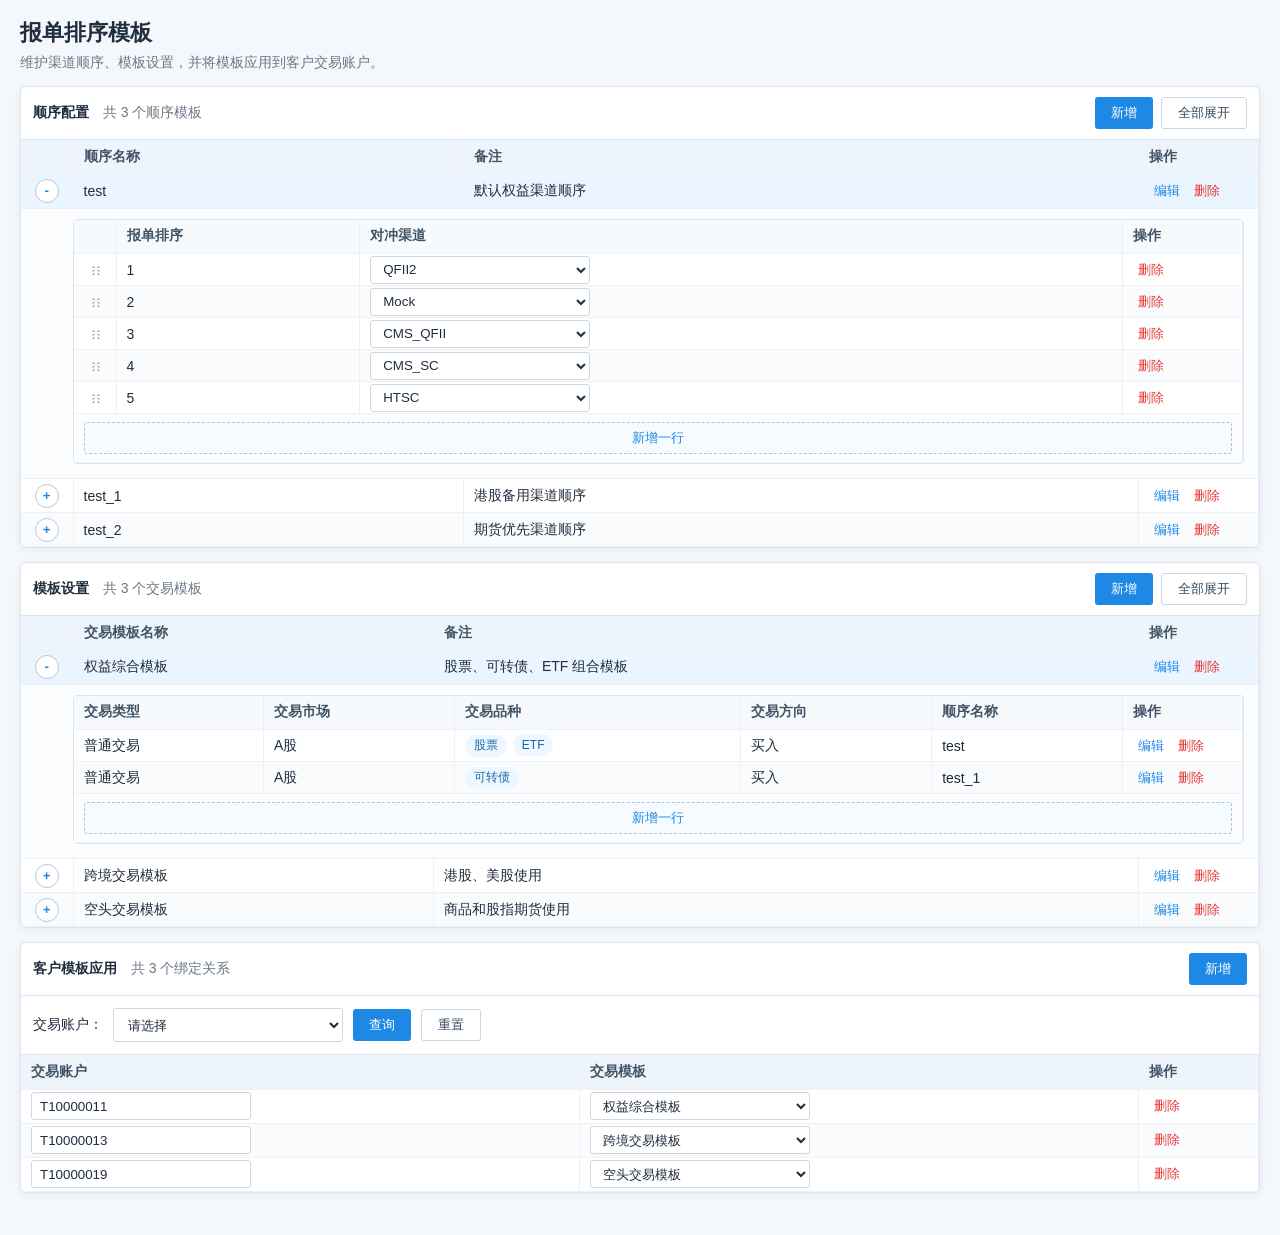
<file: index.html>
<!doctype html>
<html lang="zh-CN">
  <head>
    <meta charset="UTF-8" />
    <meta name="viewport" content="width=device-width, initial-scale=1.0" />
    <title>报单排序模板 Demo</title>
    <link rel="stylesheet" href="./styles.css" />
  </head>
  <body>
    <div class="page">
      <header class="page-header">
        <div>
          <h1>报单排序模板</h1>
          <p>维护渠道顺序、模板设置，并将模板应用到客户交易账户。</p>
        </div>
      </header>

      <section class="card table-card config-section">
        <div class="table-toolbar">
          <div>
            <strong>顺序配置</strong>
            <span id="sequenceSummary">共 0 个顺序模板</span>
          </div>
          <div class="toolbar-actions">
            <button class="primary-btn" id="addSequenceBtn">新增</button>
            <button class="ghost-btn" id="expandAllSequencesBtn">全部展开</button>
          </div>
        </div>
        <div class="table-wrap">
          <table>
            <thead>
              <tr>
                <th class="expand-col"></th>
                <th>顺序名称</th>
                <th>备注</th>
                <th>操作</th>
              </tr>
            </thead>
            <tbody id="sequenceTable"></tbody>
          </table>
        </div>
      </section>

      <section class="card table-card config-section">
        <div class="table-toolbar">
          <div>
            <strong>模板设置</strong>
            <span id="productTemplateSummary">共 0 个交易模板</span>
          </div>
          <div class="toolbar-actions">
            <button class="primary-btn" id="addProductTemplateBtn">新增</button>
            <button class="ghost-btn" id="expandAllProductTemplatesBtn">全部展开</button>
          </div>
        </div>
        <div class="table-wrap">
          <table>
            <thead>
              <tr>
                <th class="expand-col"></th>
                <th>交易模板名称</th>
                <th>备注</th>
                <th>操作</th>
              </tr>
            </thead>
            <tbody id="productTemplateTable"></tbody>
          </table>
        </div>
      </section>

      <section class="card table-card config-section">
        <div class="table-toolbar">
          <div>
            <strong>客户模板应用</strong>
            <span id="bindingSummary">共 0 个绑定关系</span>
          </div>
          <button class="primary-btn" id="addBindingBtn">新增</button>
        </div>
        <div class="filter-bar">
          <label for="bindingAccountFilter">交易账户：</label>
          <select id="bindingAccountFilter">
            <option value="">请选择</option>
          </select>
          <button class="primary-btn" id="searchBindingBtn">查询</button>
          <button class="ghost-btn" id="resetBindingBtn">重置</button>
        </div>
        <div class="table-wrap compact-wrap">
          <table>
            <thead>
              <tr>
                <th>交易账户</th>
                <th>交易模板</th>
                <th>操作</th>
              </tr>
            </thead>
            <tbody id="bindingTable"></tbody>
          </table>
        </div>
      </section>
    </div>
    <div class="toast" id="toast"></div>

    <script src="./app.js"></script>
  </body>
</html>
</file>
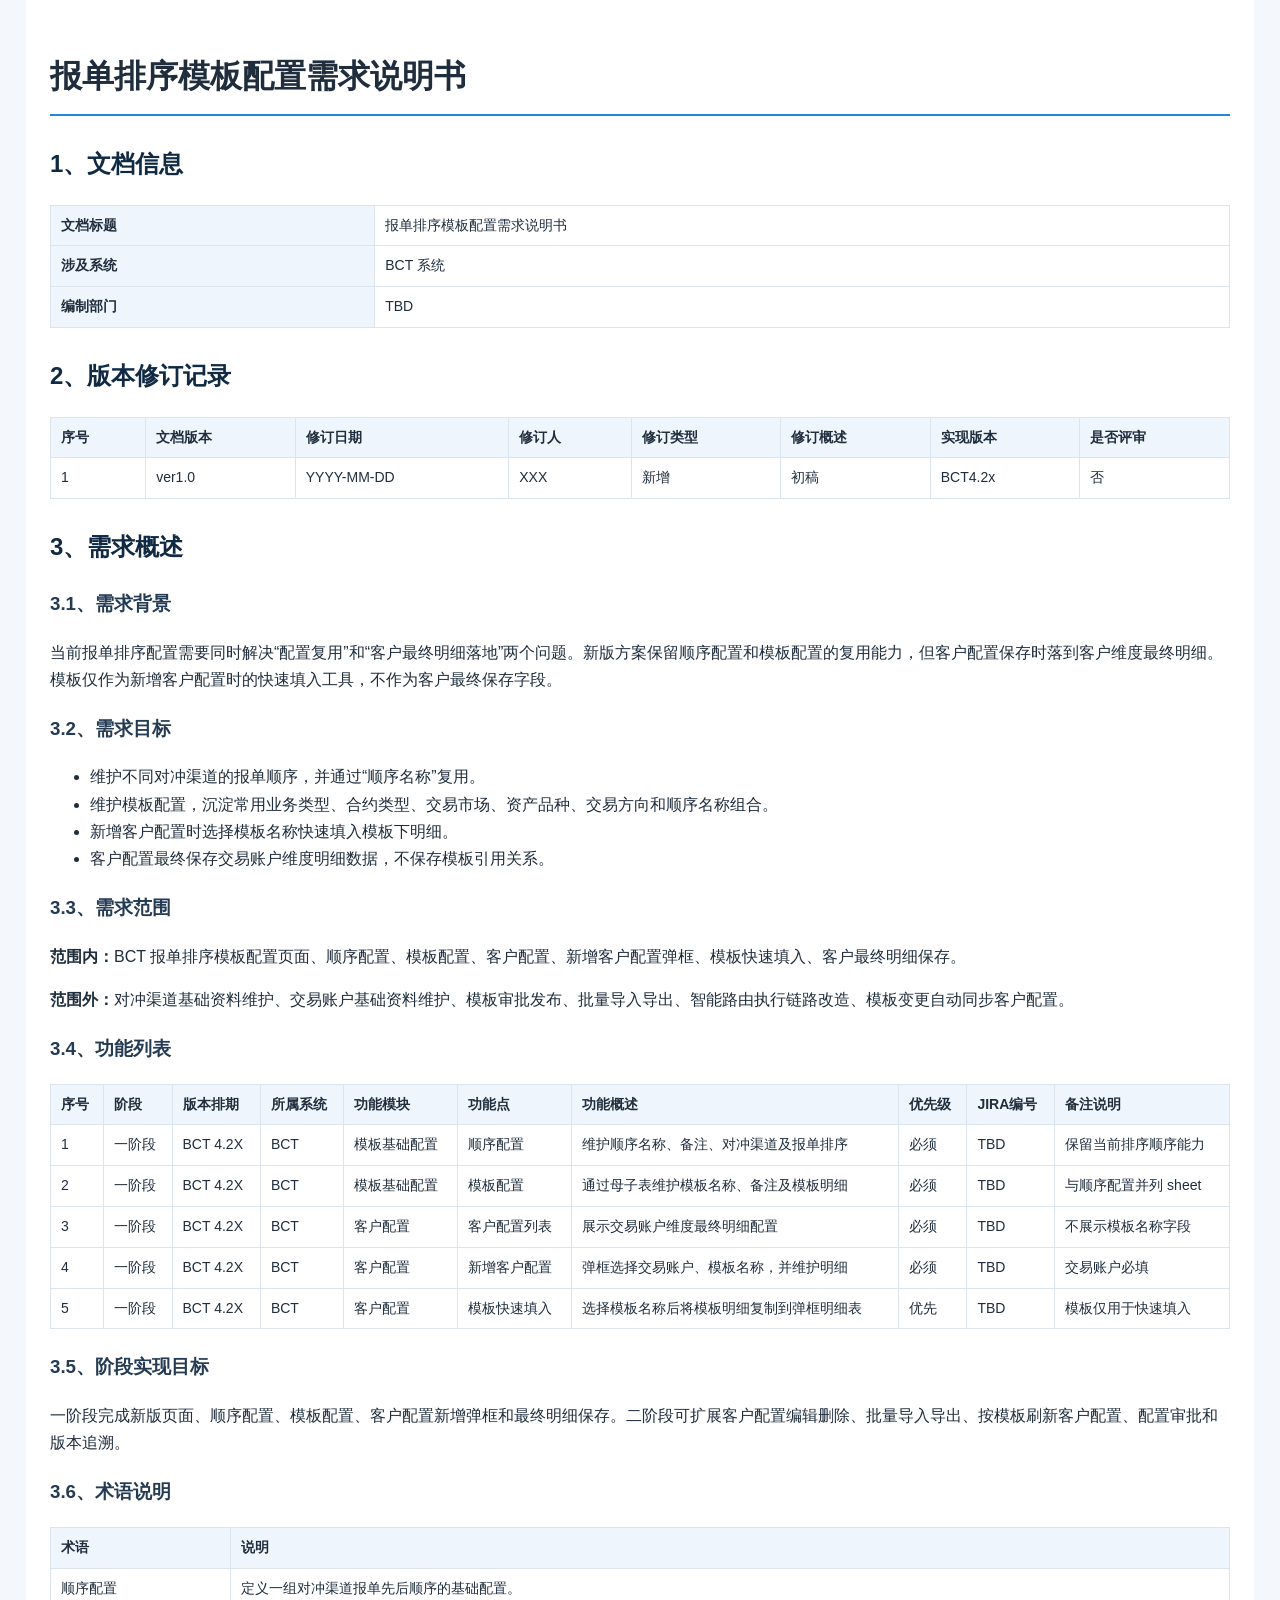
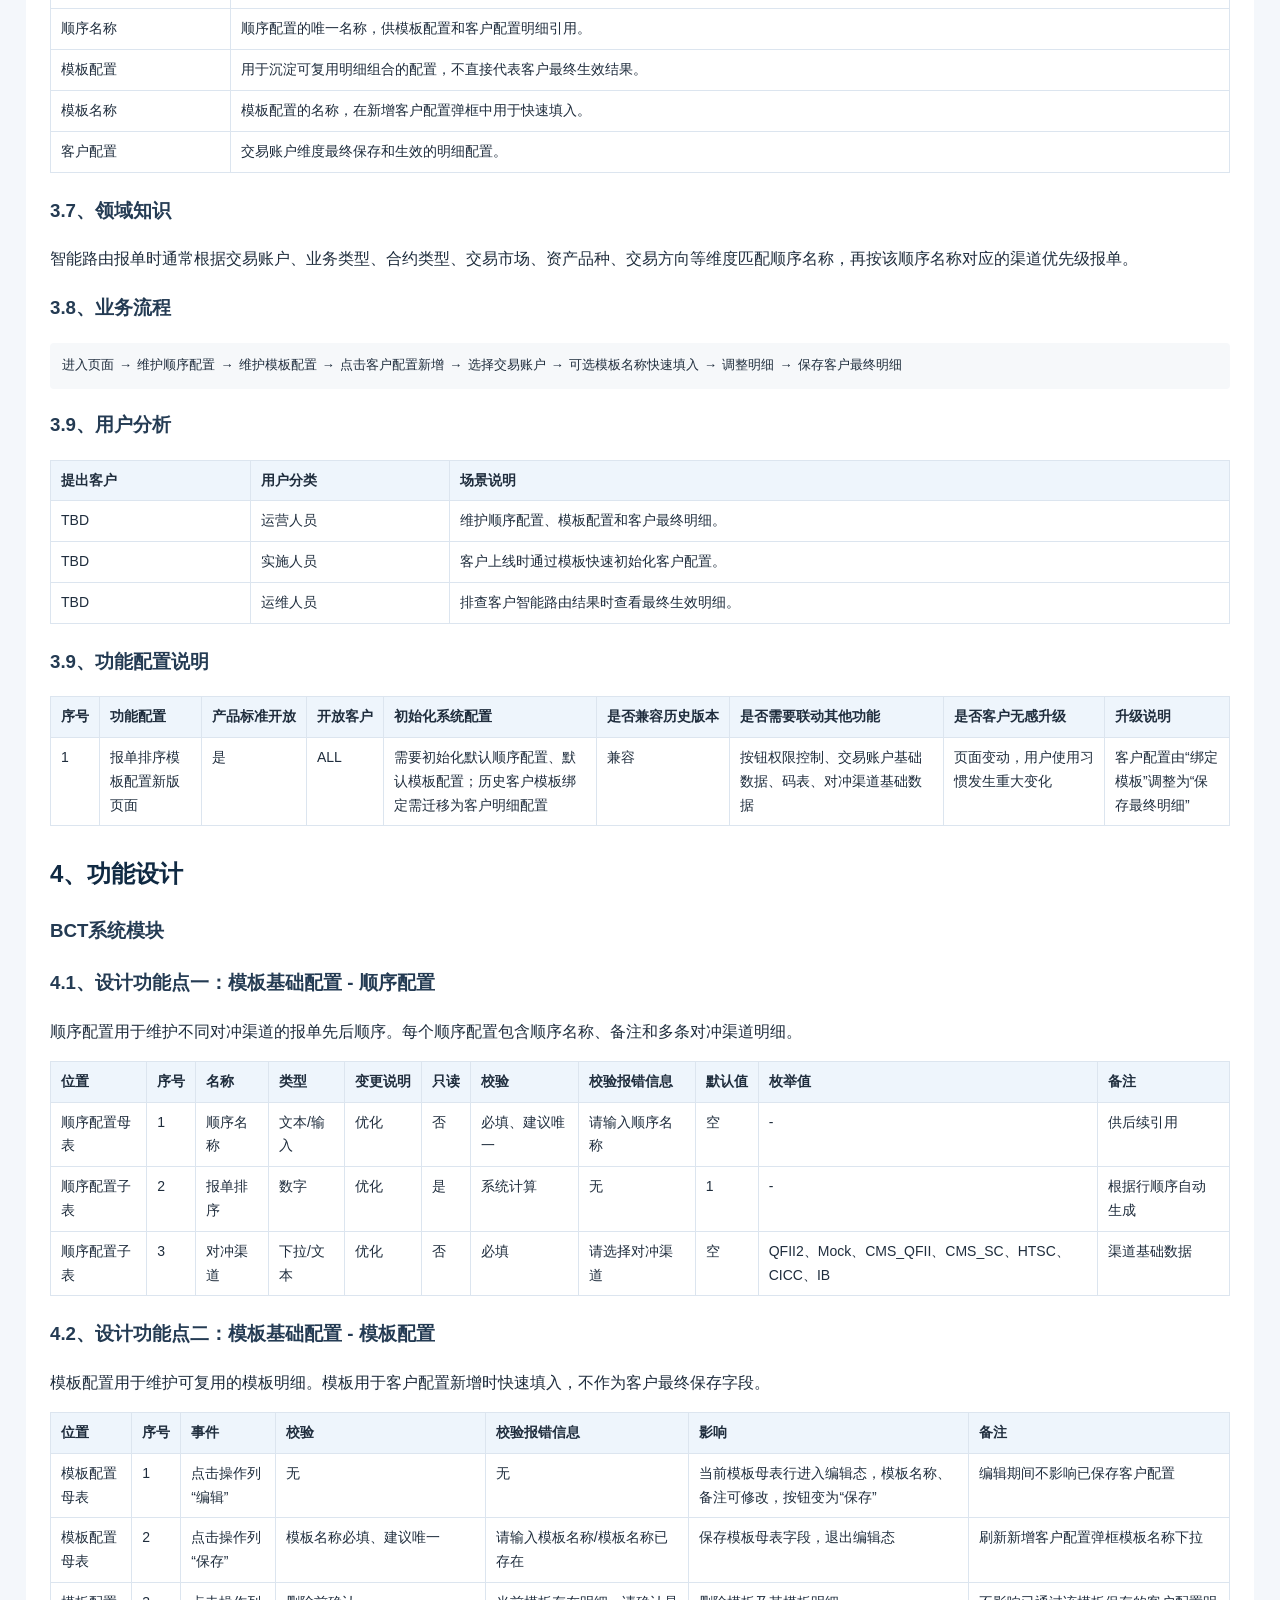
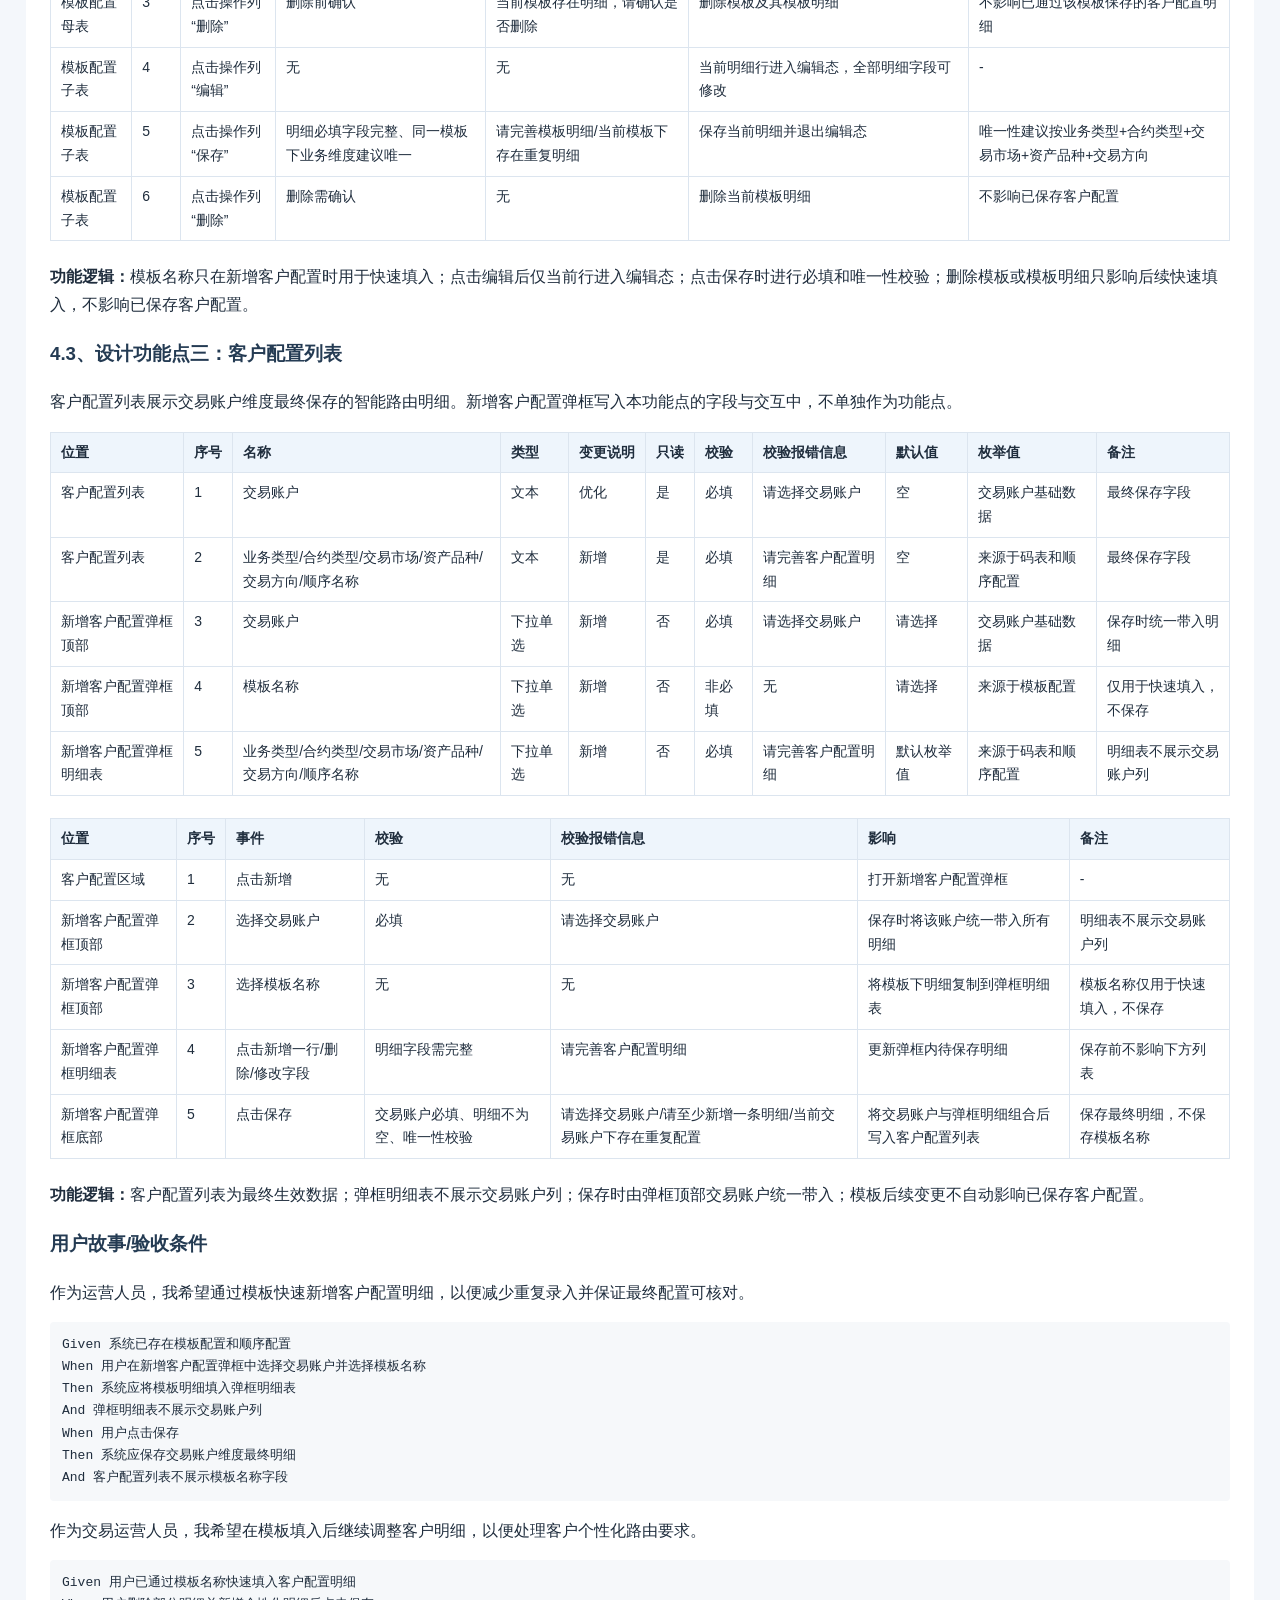
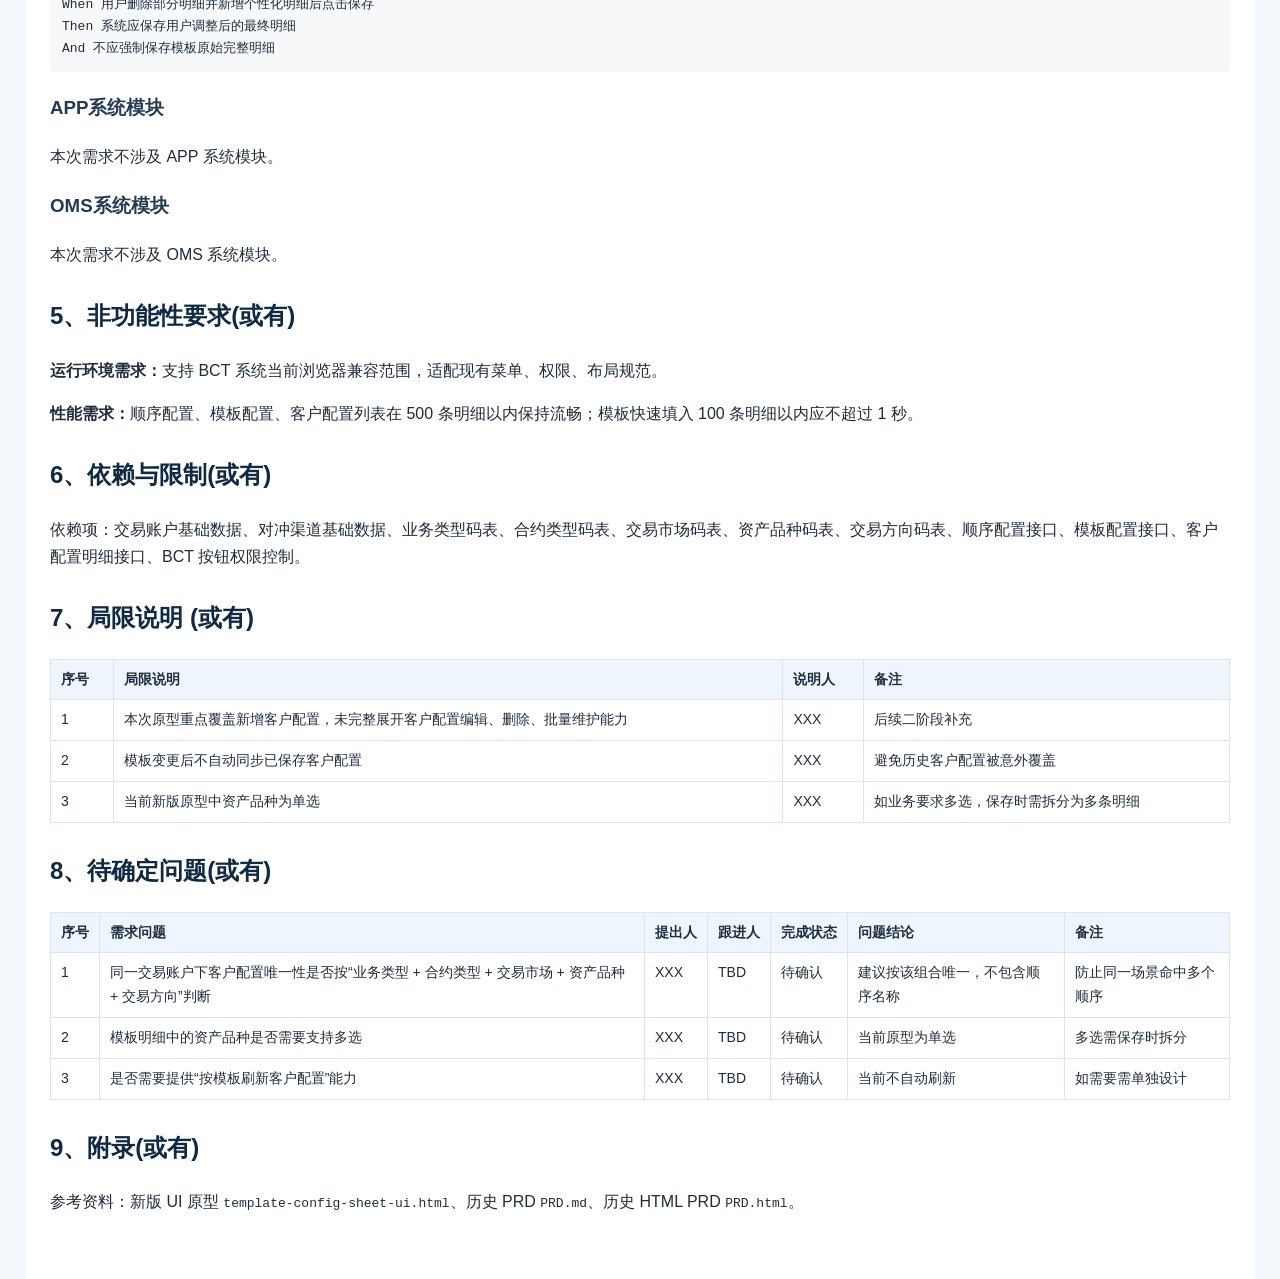
<file: PRD-template-config-sheet-v2.html>
<!doctype html>
<html lang="zh-CN">
  <head>
    <meta charset="UTF-8" />
    <meta name="viewport" content="width=device-width, initial-scale=1.0" />
    <title>报单排序模板配置需求说明书</title>
    <style>
      body { margin: 0; background: #f4f7fb; color: #1f2d3d; font-family: "Microsoft YaHei", Arial, sans-serif; line-height: 1.7; }
      main { max-width: 1180px; margin: 0 auto; padding: 28px 24px 48px; background: #fff; }
      h1 { border-bottom: 2px solid #1e88e5; padding-bottom: 10px; }
      h2 { margin-top: 28px; color: #102a43; }
      h3 { margin-top: 20px; color: #243b53; }
      table { width: 100%; border-collapse: collapse; margin: 12px 0 22px; font-size: 14px; }
      th, td { border: 1px solid #dce5ef; padding: 8px 10px; text-align: left; vertical-align: top; }
      th { background: #eef5fc; white-space: nowrap; }
      pre { background: #f6f8fa; border-radius: 4px; padding: 12px; overflow: auto; }
    </style>
  </head>
  <body>
    <main>
      <h1>报单排序模板配置需求说明书</h1>

      <h2>1、文档信息</h2>
      <table>
        <tr><th>文档标题</th><td>报单排序模板配置需求说明书</td></tr>
        <tr><th>涉及系统</th><td>BCT 系统</td></tr>
        <tr><th>编制部门</th><td>TBD</td></tr>
      </table>

      <h2>2、版本修订记录</h2>
      <table>
        <thead><tr><th>序号</th><th>文档版本</th><th>修订日期</th><th>修订人</th><th>修订类型</th><th>修订概述</th><th>实现版本</th><th>是否评审</th></tr></thead>
        <tbody><tr><td>1</td><td>ver1.0</td><td>YYYY-MM-DD</td><td>XXX</td><td>新增</td><td>初稿</td><td>BCT4.2x</td><td>否</td></tr></tbody>
      </table>

      <h2>3、需求概述</h2>
      <h3>3.1、需求背景</h3>
      <p>当前报单排序配置需要同时解决“配置复用”和“客户最终明细落地”两个问题。新版方案保留顺序配置和模板配置的复用能力，但客户配置保存时落到客户维度最终明细。模板仅作为新增客户配置时的快速填入工具，不作为客户最终保存字段。</p>

      <h3>3.2、需求目标</h3>
      <ul>
        <li>维护不同对冲渠道的报单顺序，并通过“顺序名称”复用。</li>
        <li>维护模板配置，沉淀常用业务类型、合约类型、交易市场、资产品种、交易方向和顺序名称组合。</li>
        <li>新增客户配置时选择模板名称快速填入模板下明细。</li>
        <li>客户配置最终保存交易账户维度明细数据，不保存模板引用关系。</li>
      </ul>

      <h3>3.3、需求范围</h3>
      <p><strong>范围内：</strong>BCT 报单排序模板配置页面、顺序配置、模板配置、客户配置、新增客户配置弹框、模板快速填入、客户最终明细保存。</p>
      <p><strong>范围外：</strong>对冲渠道基础资料维护、交易账户基础资料维护、模板审批发布、批量导入导出、智能路由执行链路改造、模板变更自动同步客户配置。</p>

      <h3>3.4、功能列表</h3>
      <table>
        <thead><tr><th>序号</th><th>阶段</th><th>版本排期</th><th>所属系统</th><th>功能模块</th><th>功能点</th><th>功能概述</th><th>优先级</th><th>JIRA编号</th><th>备注说明</th></tr></thead>
        <tbody>
          <tr><td>1</td><td>一阶段</td><td>BCT 4.2X</td><td>BCT</td><td>模板基础配置</td><td>顺序配置</td><td>维护顺序名称、备注、对冲渠道及报单排序</td><td>必须</td><td>TBD</td><td>保留当前排序顺序能力</td></tr>
          <tr><td>2</td><td>一阶段</td><td>BCT 4.2X</td><td>BCT</td><td>模板基础配置</td><td>模板配置</td><td>通过母子表维护模板名称、备注及模板明细</td><td>必须</td><td>TBD</td><td>与顺序配置并列 sheet</td></tr>
          <tr><td>3</td><td>一阶段</td><td>BCT 4.2X</td><td>BCT</td><td>客户配置</td><td>客户配置列表</td><td>展示交易账户维度最终明细配置</td><td>必须</td><td>TBD</td><td>不展示模板名称字段</td></tr>
          <tr><td>4</td><td>一阶段</td><td>BCT 4.2X</td><td>BCT</td><td>客户配置</td><td>新增客户配置</td><td>弹框选择交易账户、模板名称，并维护明细</td><td>必须</td><td>TBD</td><td>交易账户必填</td></tr>
          <tr><td>5</td><td>一阶段</td><td>BCT 4.2X</td><td>BCT</td><td>客户配置</td><td>模板快速填入</td><td>选择模板名称后将模板明细复制到弹框明细表</td><td>优先</td><td>TBD</td><td>模板仅用于快速填入</td></tr>
        </tbody>
      </table>

      <h3>3.5、阶段实现目标</h3>
      <p>一阶段完成新版页面、顺序配置、模板配置、客户配置新增弹框和最终明细保存。二阶段可扩展客户配置编辑删除、批量导入导出、按模板刷新客户配置、配置审批和版本追溯。</p>

      <h3>3.6、术语说明</h3>
      <table>
        <thead><tr><th>术语</th><th>说明</th></tr></thead>
        <tbody>
          <tr><td>顺序配置</td><td>定义一组对冲渠道报单先后顺序的基础配置。</td></tr>
          <tr><td>顺序名称</td><td>顺序配置的唯一名称，供模板配置和客户配置明细引用。</td></tr>
          <tr><td>模板配置</td><td>用于沉淀可复用明细组合的配置，不直接代表客户最终生效结果。</td></tr>
          <tr><td>模板名称</td><td>模板配置的名称，在新增客户配置弹框中用于快速填入。</td></tr>
          <tr><td>客户配置</td><td>交易账户维度最终保存和生效的明细配置。</td></tr>
        </tbody>
      </table>

      <h3>3.7、领域知识</h3>
      <p>智能路由报单时通常根据交易账户、业务类型、合约类型、交易市场、资产品种、交易方向等维度匹配顺序名称，再按该顺序名称对应的渠道优先级报单。</p>

      <h3>3.8、业务流程</h3>
      <pre>进入页面 → 维护顺序配置 → 维护模板配置 → 点击客户配置新增 → 选择交易账户 → 可选模板名称快速填入 → 调整明细 → 保存客户最终明细</pre>

      <h3>3.9、用户分析</h3>
      <table>
        <thead><tr><th>提出客户</th><th>用户分类</th><th>场景说明</th></tr></thead>
        <tbody>
          <tr><td>TBD</td><td>运营人员</td><td>维护顺序配置、模板配置和客户最终明细。</td></tr>
          <tr><td>TBD</td><td>实施人员</td><td>客户上线时通过模板快速初始化客户配置。</td></tr>
          <tr><td>TBD</td><td>运维人员</td><td>排查客户智能路由结果时查看最终生效明细。</td></tr>
        </tbody>
      </table>

      <h3>3.9、功能配置说明</h3>
      <table>
        <thead><tr><th>序号</th><th>功能配置</th><th>产品标准开放</th><th>开放客户</th><th>初始化系统配置</th><th>是否兼容历史版本</th><th>是否需要联动其他功能</th><th>是否客户无感升级</th><th>升级说明</th></tr></thead>
        <tbody><tr><td>1</td><td>报单排序模板配置新版页面</td><td>是</td><td>ALL</td><td>需要初始化默认顺序配置、默认模板配置；历史客户模板绑定需迁移为客户明细配置</td><td>兼容</td><td>按钮权限控制、交易账户基础数据、码表、对冲渠道基础数据</td><td>页面变动，用户使用习惯发生重大变化</td><td>客户配置由“绑定模板”调整为“保存最终明细”</td></tr></tbody>
      </table>

      <h2>4、功能设计</h2>
      <h3>BCT系统模块</h3>

      <h3>4.1、设计功能点一：模板基础配置 - 顺序配置</h3>
      <p>顺序配置用于维护不同对冲渠道的报单先后顺序。每个顺序配置包含顺序名称、备注和多条对冲渠道明细。</p>
      <table>
        <thead><tr><th>位置</th><th>序号</th><th>名称</th><th>类型</th><th>变更说明</th><th>只读</th><th>校验</th><th>校验报错信息</th><th>默认值</th><th>枚举值</th><th>备注</th></tr></thead>
        <tbody>
          <tr><td>顺序配置母表</td><td>1</td><td>顺序名称</td><td>文本/输入</td><td>优化</td><td>否</td><td>必填、建议唯一</td><td>请输入顺序名称</td><td>空</td><td>-</td><td>供后续引用</td></tr>
          <tr><td>顺序配置子表</td><td>2</td><td>报单排序</td><td>数字</td><td>优化</td><td>是</td><td>系统计算</td><td>无</td><td>1</td><td>-</td><td>根据行顺序自动生成</td></tr>
          <tr><td>顺序配置子表</td><td>3</td><td>对冲渠道</td><td>下拉/文本</td><td>优化</td><td>否</td><td>必填</td><td>请选择对冲渠道</td><td>空</td><td>QFII2、Mock、CMS_QFII、CMS_SC、HTSC、CICC、IB</td><td>渠道基础数据</td></tr>
        </tbody>
      </table>

      <h3>4.2、设计功能点二：模板基础配置 - 模板配置</h3>
      <p>模板配置用于维护可复用的模板明细。模板用于客户配置新增时快速填入，不作为客户最终保存字段。</p>
      <table>
        <thead><tr><th>位置</th><th>序号</th><th>事件</th><th>校验</th><th>校验报错信息</th><th>影响</th><th>备注</th></tr></thead>
        <tbody>
          <tr><td>模板配置母表</td><td>1</td><td>点击操作列“编辑”</td><td>无</td><td>无</td><td>当前模板母表行进入编辑态，模板名称、备注可修改，按钮变为“保存”</td><td>编辑期间不影响已保存客户配置</td></tr>
          <tr><td>模板配置母表</td><td>2</td><td>点击操作列“保存”</td><td>模板名称必填、建议唯一</td><td>请输入模板名称/模板名称已存在</td><td>保存模板母表字段，退出编辑态</td><td>刷新新增客户配置弹框模板名称下拉</td></tr>
          <tr><td>模板配置母表</td><td>3</td><td>点击操作列“删除”</td><td>删除前确认</td><td>当前模板存在明细，请确认是否删除</td><td>删除模板及其模板明细</td><td>不影响已通过该模板保存的客户配置明细</td></tr>
          <tr><td>模板配置子表</td><td>4</td><td>点击操作列“编辑”</td><td>无</td><td>无</td><td>当前明细行进入编辑态，全部明细字段可修改</td><td>-</td></tr>
          <tr><td>模板配置子表</td><td>5</td><td>点击操作列“保存”</td><td>明细必填字段完整、同一模板下业务维度建议唯一</td><td>请完善模板明细/当前模板下存在重复明细</td><td>保存当前明细并退出编辑态</td><td>唯一性建议按业务类型+合约类型+交易市场+资产品种+交易方向</td></tr>
          <tr><td>模板配置子表</td><td>6</td><td>点击操作列“删除”</td><td>删除需确认</td><td>无</td><td>删除当前模板明细</td><td>不影响已保存客户配置</td></tr>
        </tbody>
      </table>
      <p><strong>功能逻辑：</strong>模板名称只在新增客户配置时用于快速填入；点击编辑后仅当前行进入编辑态；点击保存时进行必填和唯一性校验；删除模板或模板明细只影响后续快速填入，不影响已保存客户配置。</p>

      <h3>4.3、设计功能点三：客户配置列表</h3>
      <p>客户配置列表展示交易账户维度最终保存的智能路由明细。新增客户配置弹框写入本功能点的字段与交互中，不单独作为功能点。</p>
      <table>
        <thead><tr><th>位置</th><th>序号</th><th>名称</th><th>类型</th><th>变更说明</th><th>只读</th><th>校验</th><th>校验报错信息</th><th>默认值</th><th>枚举值</th><th>备注</th></tr></thead>
        <tbody>
          <tr><td>客户配置列表</td><td>1</td><td>交易账户</td><td>文本</td><td>优化</td><td>是</td><td>必填</td><td>请选择交易账户</td><td>空</td><td>交易账户基础数据</td><td>最终保存字段</td></tr>
          <tr><td>客户配置列表</td><td>2</td><td>业务类型/合约类型/交易市场/资产品种/交易方向/顺序名称</td><td>文本</td><td>新增</td><td>是</td><td>必填</td><td>请完善客户配置明细</td><td>空</td><td>来源于码表和顺序配置</td><td>最终保存字段</td></tr>
          <tr><td>新增客户配置弹框顶部</td><td>3</td><td>交易账户</td><td>下拉单选</td><td>新增</td><td>否</td><td>必填</td><td>请选择交易账户</td><td>请选择</td><td>交易账户基础数据</td><td>保存时统一带入明细</td></tr>
          <tr><td>新增客户配置弹框顶部</td><td>4</td><td>模板名称</td><td>下拉单选</td><td>新增</td><td>否</td><td>非必填</td><td>无</td><td>请选择</td><td>来源于模板配置</td><td>仅用于快速填入，不保存</td></tr>
          <tr><td>新增客户配置弹框明细表</td><td>5</td><td>业务类型/合约类型/交易市场/资产品种/交易方向/顺序名称</td><td>下拉单选</td><td>新增</td><td>否</td><td>必填</td><td>请完善客户配置明细</td><td>默认枚举值</td><td>来源于码表和顺序配置</td><td>明细表不展示交易账户列</td></tr>
        </tbody>
      </table>
      <table>
        <thead><tr><th>位置</th><th>序号</th><th>事件</th><th>校验</th><th>校验报错信息</th><th>影响</th><th>备注</th></tr></thead>
        <tbody>
          <tr><td>客户配置区域</td><td>1</td><td>点击新增</td><td>无</td><td>无</td><td>打开新增客户配置弹框</td><td>-</td></tr>
          <tr><td>新增客户配置弹框顶部</td><td>2</td><td>选择交易账户</td><td>必填</td><td>请选择交易账户</td><td>保存时将该账户统一带入所有明细</td><td>明细表不展示交易账户列</td></tr>
          <tr><td>新增客户配置弹框顶部</td><td>3</td><td>选择模板名称</td><td>无</td><td>无</td><td>将模板下明细复制到弹框明细表</td><td>模板名称仅用于快速填入，不保存</td></tr>
          <tr><td>新增客户配置弹框明细表</td><td>4</td><td>点击新增一行/删除/修改字段</td><td>明细字段需完整</td><td>请完善客户配置明细</td><td>更新弹框内待保存明细</td><td>保存前不影响下方列表</td></tr>
          <tr><td>新增客户配置弹框底部</td><td>5</td><td>点击保存</td><td>交易账户必填、明细不为空、唯一性校验</td><td>请选择交易账户/请至少新增一条明细/当前交易账户下存在重复配置</td><td>将交易账户与弹框明细组合后写入客户配置列表</td><td>保存最终明细，不保存模板名称</td></tr>
        </tbody>
      </table>
      <p><strong>功能逻辑：</strong>客户配置列表为最终生效数据；弹框明细表不展示交易账户列；保存时由弹框顶部交易账户统一带入；模板后续变更不自动影响已保存客户配置。</p>

      <h3>用户故事/验收条件</h3>
      <p>作为运营人员，我希望通过模板快速新增客户配置明细，以便减少重复录入并保证最终配置可核对。</p>
      <pre>Given 系统已存在模板配置和顺序配置
When 用户在新增客户配置弹框中选择交易账户并选择模板名称
Then 系统应将模板明细填入弹框明细表
And 弹框明细表不展示交易账户列
When 用户点击保存
Then 系统应保存交易账户维度最终明细
And 客户配置列表不展示模板名称字段</pre>

      <p>作为交易运营人员，我希望在模板填入后继续调整客户明细，以便处理客户个性化路由要求。</p>
      <pre>Given 用户已通过模板名称快速填入客户配置明细
When 用户删除部分明细并新增个性化明细后点击保存
Then 系统应保存用户调整后的最终明细
And 不应强制保存模板原始完整明细</pre>

      <h3>APP系统模块</h3>
      <p>本次需求不涉及 APP 系统模块。</p>
      <h3>OMS系统模块</h3>
      <p>本次需求不涉及 OMS 系统模块。</p>

      <h2>5、非功能性要求(或有)</h2>
      <p><strong>运行环境需求：</strong>支持 BCT 系统当前浏览器兼容范围，适配现有菜单、权限、布局规范。</p>
      <p><strong>性能需求：</strong>顺序配置、模板配置、客户配置列表在 500 条明细以内保持流畅；模板快速填入 100 条明细以内应不超过 1 秒。</p>

      <h2>6、依赖与限制(或有)</h2>
      <p>依赖项：交易账户基础数据、对冲渠道基础数据、业务类型码表、合约类型码表、交易市场码表、资产品种码表、交易方向码表、顺序配置接口、模板配置接口、客户配置明细接口、BCT 按钮权限控制。</p>

      <h2>7、局限说明 (或有)</h2>
      <table>
        <thead><tr><th>序号</th><th>局限说明</th><th>说明人</th><th>备注</th></tr></thead>
        <tbody>
          <tr><td>1</td><td>本次原型重点覆盖新增客户配置，未完整展开客户配置编辑、删除、批量维护能力</td><td>XXX</td><td>后续二阶段补充</td></tr>
          <tr><td>2</td><td>模板变更后不自动同步已保存客户配置</td><td>XXX</td><td>避免历史客户配置被意外覆盖</td></tr>
          <tr><td>3</td><td>当前新版原型中资产品种为单选</td><td>XXX</td><td>如业务要求多选，保存时需拆分为多条明细</td></tr>
        </tbody>
      </table>

      <h2>8、待确定问题(或有)</h2>
      <table>
        <thead><tr><th>序号</th><th>需求问题</th><th>提出人</th><th>跟进人</th><th>完成状态</th><th>问题结论</th><th>备注</th></tr></thead>
        <tbody>
          <tr><td>1</td><td>同一交易账户下客户配置唯一性是否按“业务类型 + 合约类型 + 交易市场 + 资产品种 + 交易方向”判断</td><td>XXX</td><td>TBD</td><td>待确认</td><td>建议按该组合唯一，不包含顺序名称</td><td>防止同一场景命中多个顺序</td></tr>
          <tr><td>2</td><td>模板明细中的资产品种是否需要支持多选</td><td>XXX</td><td>TBD</td><td>待确认</td><td>当前原型为单选</td><td>多选需保存时拆分</td></tr>
          <tr><td>3</td><td>是否需要提供“按模板刷新客户配置”能力</td><td>XXX</td><td>TBD</td><td>待确认</td><td>当前不自动刷新</td><td>如需要需单独设计</td></tr>
        </tbody>
      </table>

      <h2>9、附录(或有)</h2>
      <p>参考资料：新版 UI 原型 <code>template-config-sheet-ui.html</code>、历史 PRD <code>PRD.md</code>、历史 HTML PRD <code>PRD.html</code>。</p>
    </main>
  </body>
</html>
</file>
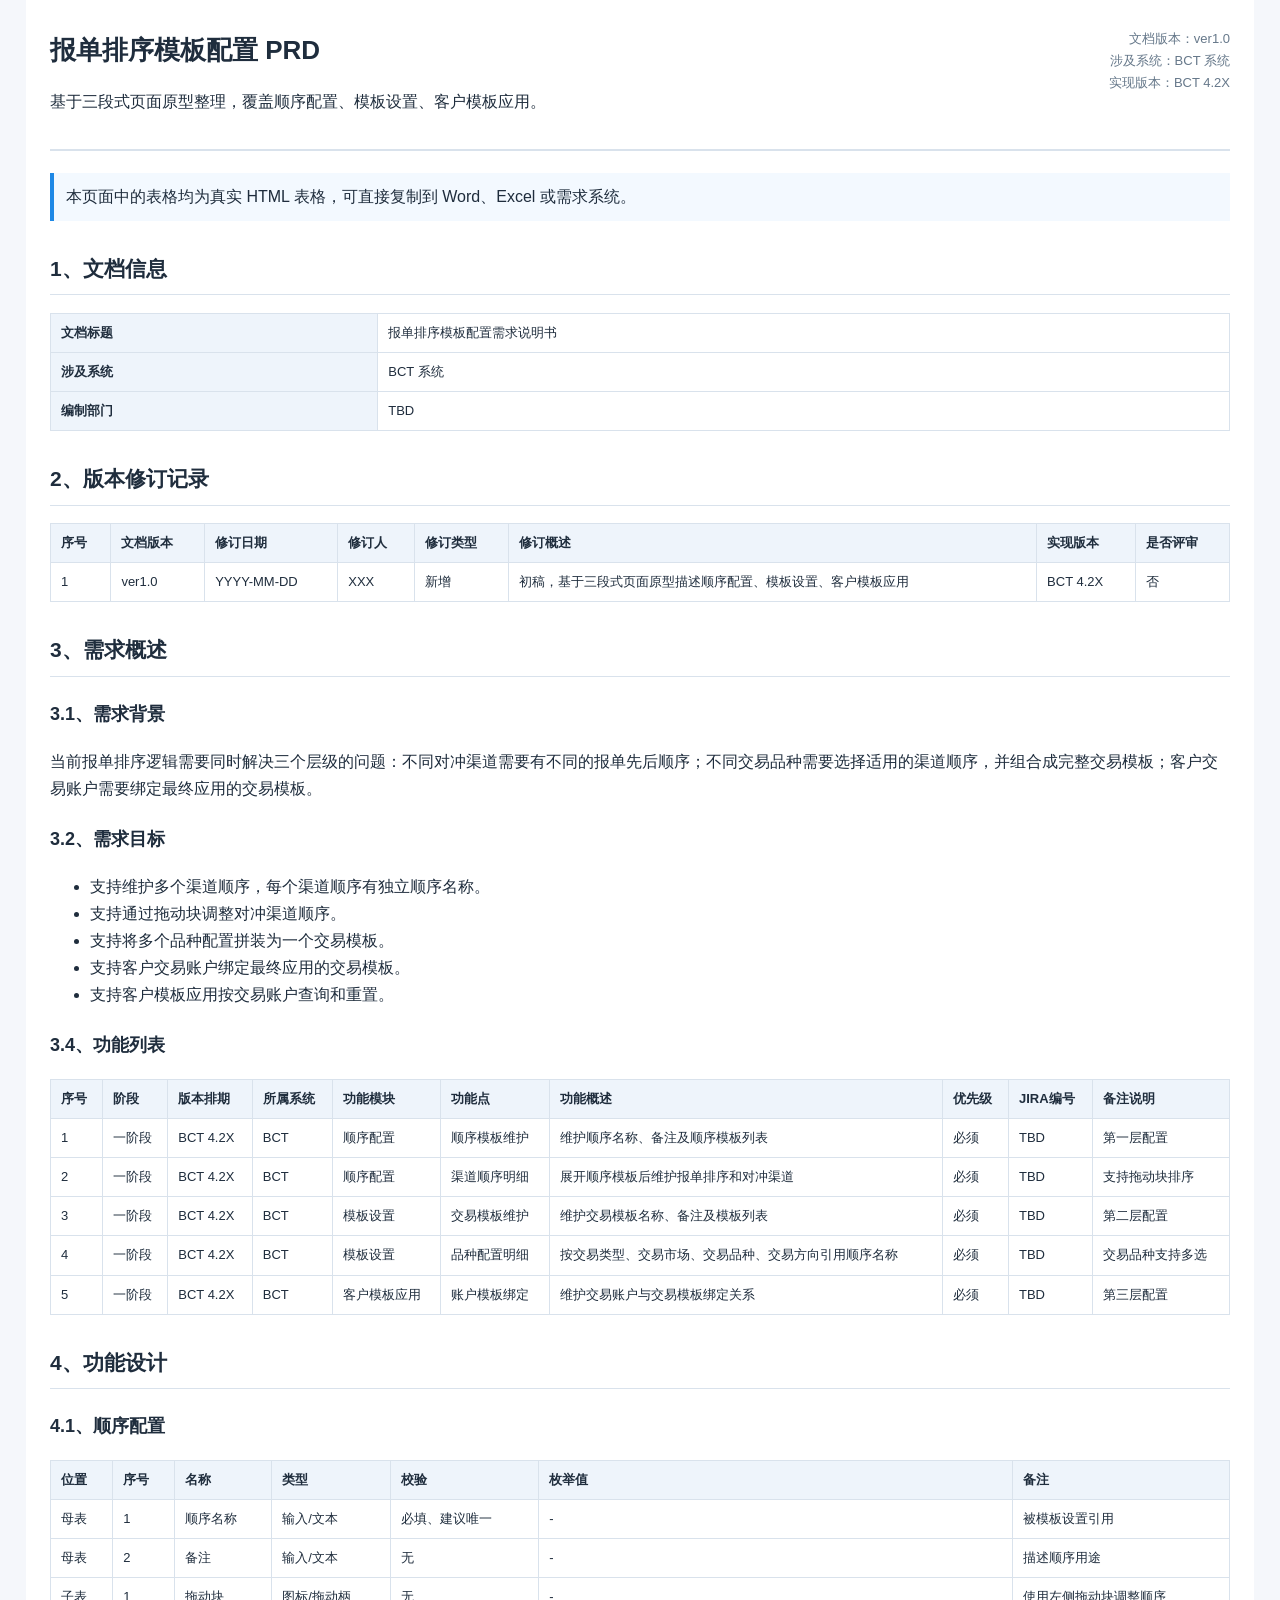
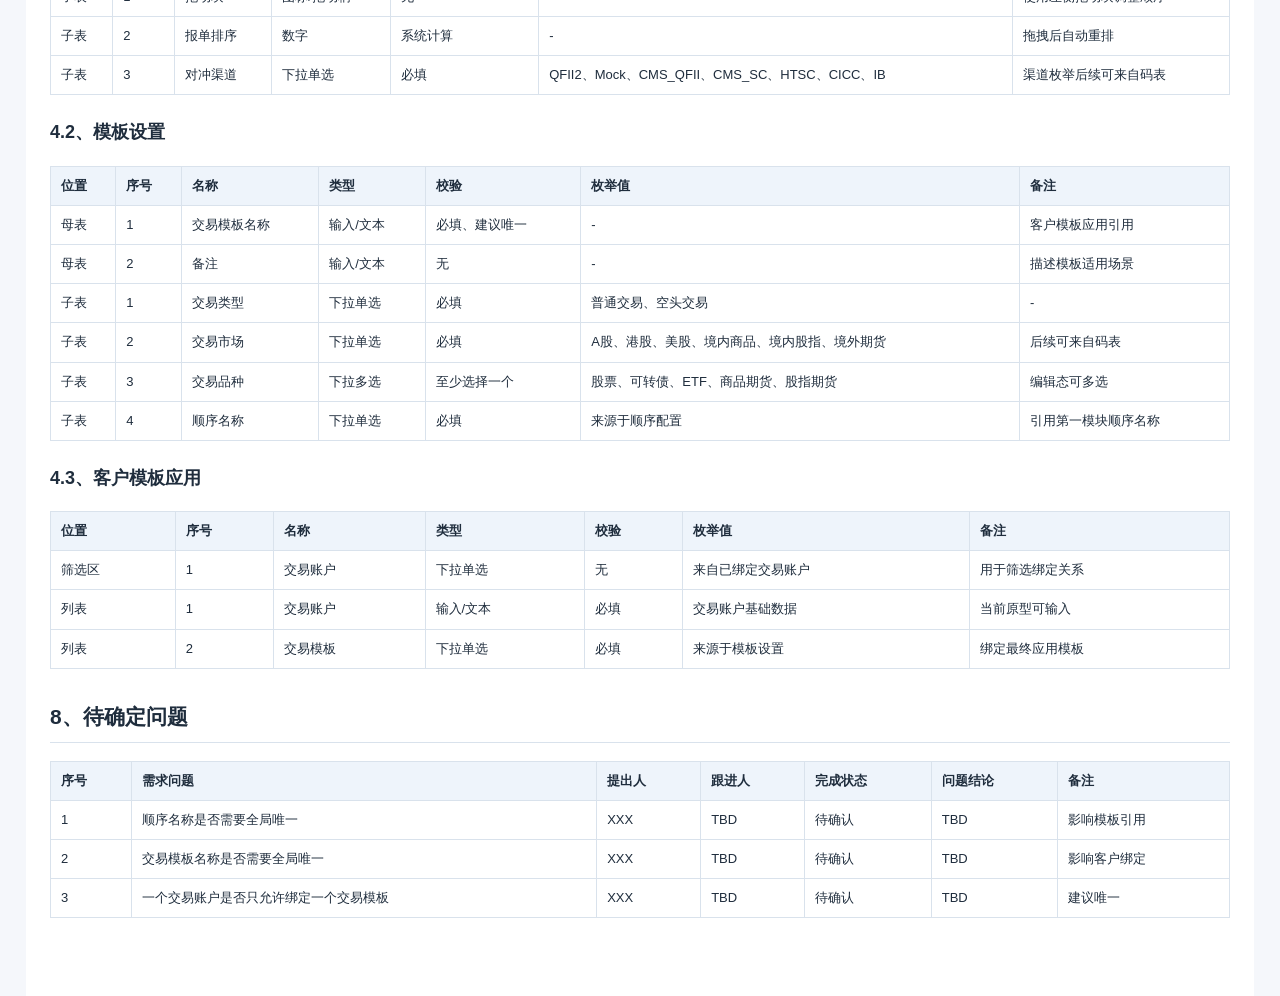
<file: PRD.html>
<!doctype html>
<html lang="zh-CN">
  <head>
    <meta charset="UTF-8" />
    <meta name="viewport" content="width=device-width, initial-scale=1.0" />
    <title>报单排序模板配置 PRD</title>
    <style>
      body { margin: 0; background: #f5f7fb; color: #1f2d3d; font-family: "Microsoft YaHei", Arial, sans-serif; line-height: 1.7; }
      .page { width: 1180px; margin: 0 auto; padding: 28px 24px 60px; background: #fff; }
      h1 { margin: 0 0 8px; font-size: 26px; }
      h2 { margin-top: 30px; padding-bottom: 8px; border-bottom: 1px solid #d9e2ec; font-size: 21px; }
      h3 { margin-top: 22px; font-size: 18px; }
      table { width: 100%; border-collapse: collapse; margin: 12px 0 18px; font-size: 13px; }
      th, td { border: 1px solid #d9e2ec; padding: 8px 10px; text-align: left; vertical-align: top; }
      th { background: #eef4fb; font-weight: 600; }
      code { background: #f1f5f9; padding: 1px 5px; border-radius: 3px; }
      .header { display: flex; justify-content: space-between; gap: 24px; border-bottom: 2px solid #d9e2ec; padding-bottom: 18px; margin-bottom: 22px; }
      .meta { color: #66788a; font-size: 13px; text-align: right; }
      .tip { border-left: 4px solid #1e88e5; background: #f3f9ff; padding: 10px 12px; }
    </style>
  </head>
  <body>
    <main class="page">
      <section class="header">
        <div>
          <h1>报单排序模板配置 PRD</h1>
          <p>基于三段式页面原型整理，覆盖顺序配置、模板设置、客户模板应用。</p>
        </div>
        <div class="meta">
          <div>文档版本：ver1.0</div>
          <div>涉及系统：BCT 系统</div>
          <div>实现版本：BCT 4.2X</div>
        </div>
      </section>

      <p class="tip">本页面中的表格均为真实 HTML 表格，可直接复制到 Word、Excel 或需求系统。</p>

      <h2>1、文档信息</h2>
      <table>
        <tbody>
          <tr><th>文档标题</th><td>报单排序模板配置需求说明书</td></tr>
          <tr><th>涉及系统</th><td>BCT 系统</td></tr>
          <tr><th>编制部门</th><td>TBD</td></tr>
        </tbody>
      </table>

      <h2>2、版本修订记录</h2>
      <table>
        <thead><tr><th>序号</th><th>文档版本</th><th>修订日期</th><th>修订人</th><th>修订类型</th><th>修订概述</th><th>实现版本</th><th>是否评审</th></tr></thead>
        <tbody><tr><td>1</td><td>ver1.0</td><td>YYYY-MM-DD</td><td>XXX</td><td>新增</td><td>初稿，基于三段式页面原型描述顺序配置、模板设置、客户模板应用</td><td>BCT 4.2X</td><td>否</td></tr></tbody>
      </table>

      <h2>3、需求概述</h2>
      <h3>3.1、需求背景</h3>
      <p>当前报单排序逻辑需要同时解决三个层级的问题：不同对冲渠道需要有不同的报单先后顺序；不同交易品种需要选择适用的渠道顺序，并组合成完整交易模板；客户交易账户需要绑定最终应用的交易模板。</p>
      <h3>3.2、需求目标</h3>
      <ul>
        <li>支持维护多个渠道顺序，每个渠道顺序有独立顺序名称。</li>
        <li>支持通过拖动块调整对冲渠道顺序。</li>
        <li>支持将多个品种配置拼装为一个交易模板。</li>
        <li>支持客户交易账户绑定最终应用的交易模板。</li>
        <li>支持客户模板应用按交易账户查询和重置。</li>
      </ul>

      <h3>3.4、功能列表</h3>
      <table>
        <thead><tr><th>序号</th><th>阶段</th><th>版本排期</th><th>所属系统</th><th>功能模块</th><th>功能点</th><th>功能概述</th><th>优先级</th><th>JIRA编号</th><th>备注说明</th></tr></thead>
        <tbody>
          <tr><td>1</td><td>一阶段</td><td>BCT 4.2X</td><td>BCT</td><td>顺序配置</td><td>顺序模板维护</td><td>维护顺序名称、备注及顺序模板列表</td><td>必须</td><td>TBD</td><td>第一层配置</td></tr>
          <tr><td>2</td><td>一阶段</td><td>BCT 4.2X</td><td>BCT</td><td>顺序配置</td><td>渠道顺序明细</td><td>展开顺序模板后维护报单排序和对冲渠道</td><td>必须</td><td>TBD</td><td>支持拖动块排序</td></tr>
          <tr><td>3</td><td>一阶段</td><td>BCT 4.2X</td><td>BCT</td><td>模板设置</td><td>交易模板维护</td><td>维护交易模板名称、备注及模板列表</td><td>必须</td><td>TBD</td><td>第二层配置</td></tr>
          <tr><td>4</td><td>一阶段</td><td>BCT 4.2X</td><td>BCT</td><td>模板设置</td><td>品种配置明细</td><td>按交易类型、交易市场、交易品种、交易方向引用顺序名称</td><td>必须</td><td>TBD</td><td>交易品种支持多选</td></tr>
          <tr><td>5</td><td>一阶段</td><td>BCT 4.2X</td><td>BCT</td><td>客户模板应用</td><td>账户模板绑定</td><td>维护交易账户与交易模板绑定关系</td><td>必须</td><td>TBD</td><td>第三层配置</td></tr>
        </tbody>
      </table>

      <h2>4、功能设计</h2>
      <h3>4.1、顺序配置</h3>
      <table>
        <thead><tr><th>位置</th><th>序号</th><th>名称</th><th>类型</th><th>校验</th><th>枚举值</th><th>备注</th></tr></thead>
        <tbody>
          <tr><td>母表</td><td>1</td><td>顺序名称</td><td>输入/文本</td><td>必填、建议唯一</td><td>-</td><td>被模板设置引用</td></tr>
          <tr><td>母表</td><td>2</td><td>备注</td><td>输入/文本</td><td>无</td><td>-</td><td>描述顺序用途</td></tr>
          <tr><td>子表</td><td>1</td><td>拖动块</td><td>图标/拖动柄</td><td>无</td><td>-</td><td>使用左侧拖动块调整顺序</td></tr>
          <tr><td>子表</td><td>2</td><td>报单排序</td><td>数字</td><td>系统计算</td><td>-</td><td>拖拽后自动重排</td></tr>
          <tr><td>子表</td><td>3</td><td>对冲渠道</td><td>下拉单选</td><td>必填</td><td>QFII2、Mock、CMS_QFII、CMS_SC、HTSC、CICC、IB</td><td>渠道枚举后续可来自码表</td></tr>
        </tbody>
      </table>

      <h3>4.2、模板设置</h3>
      <table>
        <thead><tr><th>位置</th><th>序号</th><th>名称</th><th>类型</th><th>校验</th><th>枚举值</th><th>备注</th></tr></thead>
        <tbody>
          <tr><td>母表</td><td>1</td><td>交易模板名称</td><td>输入/文本</td><td>必填、建议唯一</td><td>-</td><td>客户模板应用引用</td></tr>
          <tr><td>母表</td><td>2</td><td>备注</td><td>输入/文本</td><td>无</td><td>-</td><td>描述模板适用场景</td></tr>
          <tr><td>子表</td><td>1</td><td>交易类型</td><td>下拉单选</td><td>必填</td><td>普通交易、空头交易</td><td>-</td></tr>
          <tr><td>子表</td><td>2</td><td>交易市场</td><td>下拉单选</td><td>必填</td><td>A股、港股、美股、境内商品、境内股指、境外期货</td><td>后续可来自码表</td></tr>
          <tr><td>子表</td><td>3</td><td>交易品种</td><td>下拉多选</td><td>至少选择一个</td><td>股票、可转债、ETF、商品期货、股指期货</td><td>编辑态可多选</td></tr>
          <tr><td>子表</td><td>4</td><td>顺序名称</td><td>下拉单选</td><td>必填</td><td>来源于顺序配置</td><td>引用第一模块顺序名称</td></tr>
        </tbody>
      </table>

      <h3>4.3、客户模板应用</h3>
      <table>
        <thead><tr><th>位置</th><th>序号</th><th>名称</th><th>类型</th><th>校验</th><th>枚举值</th><th>备注</th></tr></thead>
        <tbody>
          <tr><td>筛选区</td><td>1</td><td>交易账户</td><td>下拉单选</td><td>无</td><td>来自已绑定交易账户</td><td>用于筛选绑定关系</td></tr>
          <tr><td>列表</td><td>1</td><td>交易账户</td><td>输入/文本</td><td>必填</td><td>交易账户基础数据</td><td>当前原型可输入</td></tr>
          <tr><td>列表</td><td>2</td><td>交易模板</td><td>下拉单选</td><td>必填</td><td>来源于模板设置</td><td>绑定最终应用模板</td></tr>
        </tbody>
      </table>

      <h2>8、待确定问题</h2>
      <table>
        <thead><tr><th>序号</th><th>需求问题</th><th>提出人</th><th>跟进人</th><th>完成状态</th><th>问题结论</th><th>备注</th></tr></thead>
        <tbody>
          <tr><td>1</td><td>顺序名称是否需要全局唯一</td><td>XXX</td><td>TBD</td><td>待确认</td><td>TBD</td><td>影响模板引用</td></tr>
          <tr><td>2</td><td>交易模板名称是否需要全局唯一</td><td>XXX</td><td>TBD</td><td>待确认</td><td>TBD</td><td>影响客户绑定</td></tr>
          <tr><td>3</td><td>一个交易账户是否只允许绑定一个交易模板</td><td>XXX</td><td>TBD</td><td>待确认</td><td>TBD</td><td>建议唯一</td></tr>
        </tbody>
      </table>
    </main>
  </body>
</html>
</file>
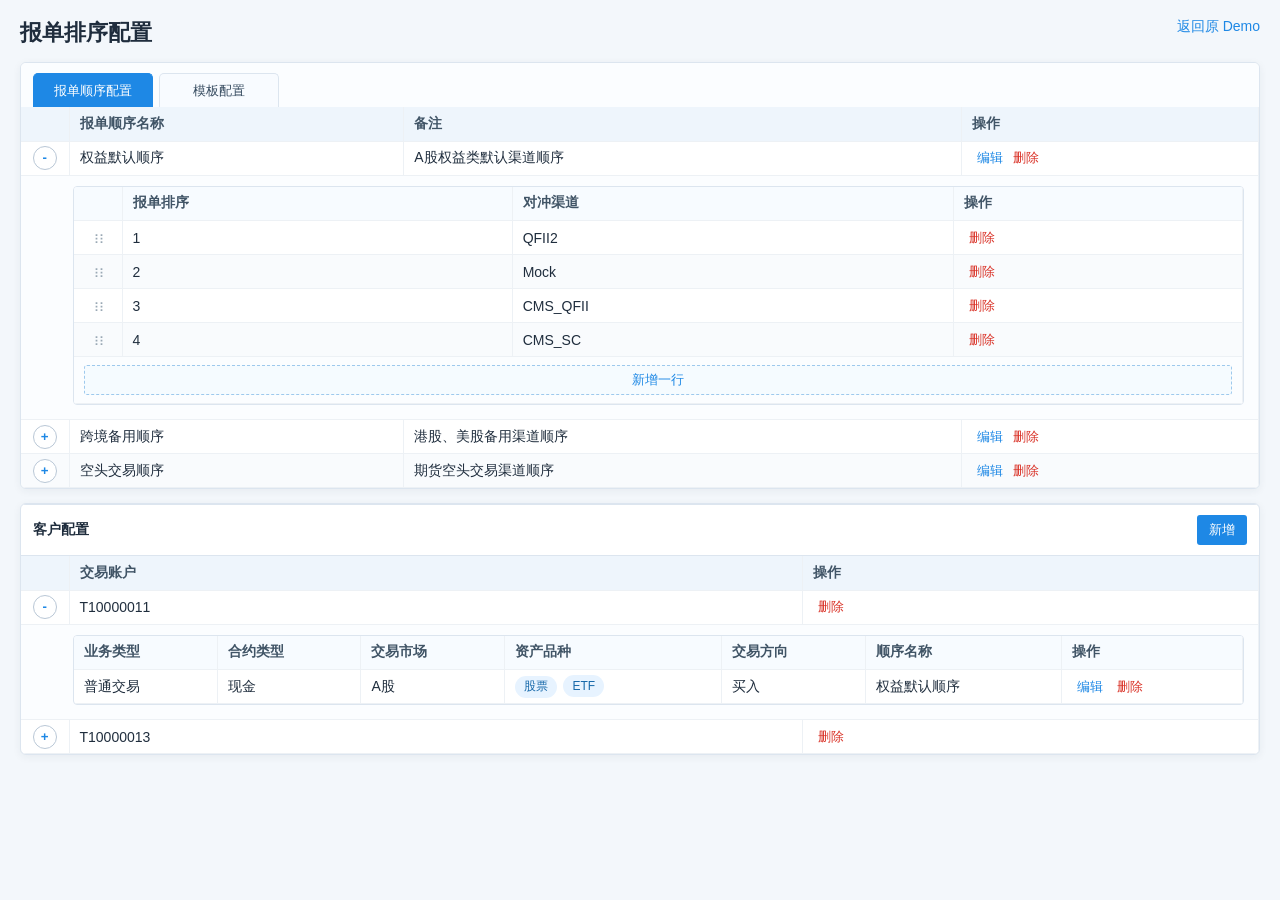
<file: template-config-sheet-ui.html>
<!doctype html>
<html lang="zh-CN">
  <head>
    <meta charset="UTF-8" />
    <meta name="viewport" content="width=device-width, initial-scale=1.0" />
    <title>报单排序模板配置</title>
    <style>
      :root {
        --bg: #f3f7fb;
        --card: #fff;
        --line: #dce5ef;
        --head: #eef5fc;
        --sub-head: #f7fbff;
        --text: #1f2d3d;
        --muted: #6b7785;
        --primary: #1e88e5;
        --primary-soft: #e7f3ff;
        --danger: #d93025;
      }

      * {
        box-sizing: border-box;
      }

      body {
        margin: 0;
        min-width: 1200px;
        background: var(--bg);
        color: var(--text);
        font-family: "Microsoft YaHei", "PingFang SC", Arial, sans-serif;
        font-size: 14px;
      }

      .page {
        padding: 18px 20px 32px;
      }

      .page-header {
        display: flex;
        align-items: flex-start;
        justify-content: space-between;
        margin-bottom: 14px;
      }

      h1 {
        margin: 0;
        font-size: 22px;
      }

      .page-header p {
        margin: 6px 0 0;
        color: var(--muted);
      }

      .link {
        color: var(--primary);
        text-decoration: none;
      }

      .card {
        margin-bottom: 14px;
        border: 1px solid var(--line);
        border-radius: 6px;
        background: var(--card);
        box-shadow: 0 2px 8px rgb(31 45 61 / 6%);
        overflow: hidden;
      }

      .section-title {
        padding: 10px 12px;
        border-bottom: 1px solid var(--line);
        background: #fbfdff;
        font-weight: 700;
      }

      .sheet-tabs {
        display: flex;
        gap: 6px;
        padding: 10px 12px 0;
        background: #fbfdff;
      }

      .sheet-tab {
        min-width: 120px;
        height: 34px;
        border: 1px solid var(--line);
        border-bottom: 0;
        border-radius: 5px 5px 0 0;
        background: #f8fbff;
        color: #34495e;
        cursor: pointer;
        font-family: inherit;
      }

      .sheet-tab.active {
        background: var(--primary);
        color: #fff;
        border-color: var(--primary);
      }

      .sheet-panel {
        display: none;
      }

      .sheet-panel.active {
        display: block;
      }

      .toolbar {
        display: flex;
        align-items: center;
        justify-content: space-between;
        padding: 10px 12px;
        border-top: 1px solid var(--line);
        border-bottom: 1px solid var(--line);
      }

      .toolbar strong {
        margin-right: 8px;
      }

      .toolbar span {
        color: var(--muted);
      }

      .toolbar-actions {
        display: flex;
        gap: 8px;
      }

      button {
        height: 30px;
        border: 0;
        border-radius: 3px;
        padding: 0 12px;
        cursor: pointer;
        font-family: inherit;
      }

      .primary-btn {
        background: var(--primary);
        color: #fff;
      }

      .ghost-btn {
        border: 1px solid #cbd6e2;
        background: #fff;
        color: #34495e;
      }

      .link-btn {
        height: auto;
        background: transparent;
        color: var(--primary);
        padding: 0 5px;
      }

      .link-btn.danger {
        color: var(--danger);
      }

      table {
        width: 100%;
        border-collapse: collapse;
      }

      th,
      td {
        height: 34px;
        border-right: 1px solid #edf1f5;
        border-bottom: 1px solid #edf1f5;
        padding: 0 10px;
        text-align: left;
        white-space: nowrap;
      }

      th {
        background: var(--head);
        color: #405466;
        font-weight: 600;
      }

      tbody tr:nth-child(even) {
        background: #f9fbfd;
      }

      tbody tr:hover {
        background: #d8ecfb;
      }

      .expand-col,
      .drag-col {
        width: 48px;
        text-align: center;
      }

      .expand-btn {
        width: 24px;
        height: 24px;
        border: 1px solid #b9c7d6;
        border-radius: 50%;
        background: #fff;
        color: var(--primary);
        padding: 0;
        line-height: 22px;
        font-weight: 700;
      }

      .child-cell {
        padding: 10px 14px 14px 52px;
        background: #fbfdff;
      }

      .child-panel {
        border: 1px solid var(--line);
        border-radius: 4px;
        background: #fff;
        overflow: auto;
      }

      .child-panel th {
        background: var(--sub-head);
      }

      .drag-col {
        color: #9aa8b5;
        cursor: grab;
        letter-spacing: -2px;
      }

      .tag {
        display: inline-flex;
        align-items: center;
        height: 22px;
        margin-right: 6px;
        border-radius: 11px;
        padding: 0 9px;
        background: var(--primary-soft);
        color: #1769aa;
        font-size: 12px;
      }

      .add-row-cell {
        padding: 8px 10px;
        background: #fbfdff;
        text-align: center;
      }

      .add-row-btn {
        width: 100%;
        border: 1px dashed #9ec9ed;
        background: #f5fbff;
        color: var(--primary);
      }

      .inline-input,
      .inline-select {
        width: 170px;
        height: 28px;
        border: 1px solid #cfd8e3;
        border-radius: 3px;
        background: #fff;
        color: var(--text);
        padding: 0 8px;
      }

      .inline-select[multiple] {
        height: 64px;
        padding: 4px 8px;
      }

      .filter-bar {
        display: flex;
        align-items: center;
        gap: 10px;
        padding: 10px 12px;
        border-bottom: 1px solid var(--line);
        background: #fbfdff;
      }

      .modal-mask {
        position: fixed;
        inset: 0;
        display: none;
        align-items: center;
        justify-content: center;
        background: rgb(0 0 0 / 32%);
        z-index: 10;
      }

      .modal-mask.open {
        display: flex;
      }

      .modal {
        width: min(1320px, calc(100vw - 48px));
        max-height: 86vh;
        border-radius: 6px;
        background: #fff;
        box-shadow: 0 12px 28px rgb(0 0 0 / 18%);
        overflow: hidden;
      }

      .modal-header,
      .modal-footer {
        display: flex;
        align-items: center;
        justify-content: space-between;
        padding: 12px 16px;
        border-bottom: 1px solid var(--line);
      }

      .modal-footer {
        justify-content: flex-end;
        gap: 8px;
        border-top: 1px solid var(--line);
        border-bottom: 0;
      }

      .modal-body {
        padding: 14px 16px;
        max-height: calc(86vh - 112px);
        overflow: auto;
      }

      .modal .child-panel table {
        min-width: 1120px;
      }

      .modal .child-panel th:last-child,
      .modal .child-panel td:last-child {
        width: 80px;
        min-width: 80px;
      }

      .form-grid {
        display: grid;
        grid-template-columns: 260px 260px;
        gap: 12px;
        margin-bottom: 14px;
      }

      .field {
        display: flex;
        flex-direction: column;
        gap: 6px;
      }

      .field select {
        height: 30px;
        border: 1px solid #cfd8e3;
        border-radius: 3px;
        padding: 0 8px;
      }

      .required {
        color: var(--danger);
      }

      .hint {
        color: var(--muted);
        line-height: 30px;
      }

      .toast {
        position: fixed;
        left: 50%;
        bottom: 28px;
        display: none;
        transform: translateX(-50%);
        border-radius: 4px;
        background: rgb(0 0 0 / 78%);
        color: #fff;
        padding: 9px 14px;
        z-index: 20;
      }

      .toast.show {
        display: block;
      }
    </style>
  </head>
  <body>
    <div class="page">
      <header class="page-header">
        <div>
          <h1>报单排序配置</h1>
        </div>
        <a class="link" href="./index.html">返回原 Demo</a>
      </header>

      <section class="card">
        <div class="sheet-tabs">
          <button class="sheet-tab active" data-sheet="sequenceSheet">报单顺序配置</button>
          <button class="sheet-tab" data-sheet="templateSheet">模板配置</button>
        </div>

        <div class="sheet-panel active" id="sequenceSheet">
          <table>
            <thead>
              <tr>
                <th class="expand-col"></th>
                <th>报单顺序名称</th>
                <th>备注</th>
                <th>操作</th>
              </tr>
            </thead>
            <tbody id="sequenceTable"></tbody>
          </table>
        </div>

        <div class="sheet-panel" id="templateSheet">
          <table>
            <thead>
              <tr>
                <th class="expand-col"></th>
                <th>模板名称</th>
                <th>备注</th>
                <th>操作</th>
              </tr>
            </thead>
            <tbody id="templateTable"></tbody>
          </table>
        </div>
      </section>

      <section class="card">
        <div class="toolbar">
          <div>
            <strong>客户配置</strong>
          </div>
          <button class="primary-btn" id="openCustomerModalBtn">新增</button>
        </div>
        <table>
          <thead>
            <tr>
              <th class="expand-col"></th>
              <th>交易账户</th>
              <th>操作</th>
            </tr>
          </thead>
          <tbody id="customerTable"></tbody>
        </table>
      </section>
    </div>

    <div class="modal-mask" id="customerModalMask">
      <div class="modal">
        <div class="modal-header">
          <strong>新增客户配置</strong>
          <button class="ghost-btn" id="closeCustomerModalBtn">关闭</button>
        </div>
        <div class="modal-body">
          <div class="form-grid">
            <label class="field">
              <span>交易账户 <em class="required">*</em></span>
              <select id="modalAccountSelect">
                <option value="">请选择</option>
              </select>
            </label>
            <label class="field">
              <span>模板名称</span>
              <select id="modalTemplateSelect">
                <option value="">请选择</option>
              </select>
            </label>
          </div>

          <div class="child-panel">
            <table>
              <thead>
                <tr>
                  <th>业务类型</th>
                  <th>合约类型</th>
                  <th>交易市场</th>
                  <th>资产品种</th>
                  <th>交易方向</th>
                  <th>顺序名称</th>
                  <th>操作</th>
                </tr>
              </thead>
              <tbody id="modalDetailTable"></tbody>
              <tfoot>
                <tr>
                  <td class="add-row-cell" colspan="7">
                    <button class="add-row-btn" id="addModalDetailBtn">新增一行</button>
                  </td>
                </tr>
              </tfoot>
            </table>
          </div>
        </div>
        <div class="modal-footer">
          <button class="ghost-btn" id="cancelCustomerModalBtn">取消</button>
          <button class="primary-btn" id="saveCustomerModalBtn">保存</button>
        </div>
      </div>
    </div>

    <div class="toast" id="toast"></div>

    <script>
      const hedgeChannels = ["QFII2", "Mock", "CMS_QFII", "CMS_SC", "HTSC", "CICC", "IB"];
      const accounts = ["T10000011", "T10000013", "T10000019", "T10000028"];
      const businessTypes = ["普通交易", "空头交易", "Swap交易"];
      const contractTypes = ["现金", "融资", "融券", "Swap", "期货"];
      const tradingMarkets = ["A股", "港股", "美股", "境内商品", "境内股指"];
      const assetTypes = ["股票", "可转债", "ETF", "商品期货", "股指期货"];
      const directions = ["买入", "卖出", "买开", "卖平", "卖开", "买平"];

      let sequences = [
        {
          id: "seq-1",
          name: "权益默认顺序",
          remark: "A股权益类默认渠道顺序",
          routes: ["QFII2", "Mock", "CMS_QFII", "CMS_SC"],
        },
        {
          id: "seq-2",
          name: "跨境备用顺序",
          remark: "港股、美股备用渠道顺序",
          routes: ["CMS_SC", "HTSC"],
        },
        {
          id: "seq-3",
          name: "空头交易顺序",
          remark: "期货空头交易渠道顺序",
          routes: ["CICC", "IB"],
        },
      ];

      let templates = [
        {
          id: "tpl-1",
          name: "权益综合模板",
          remark: "股票、可转债、ETF 组合模板",
          rules: [
            {
              businessType: "普通交易",
              contractType: "现金",
              tradingMarket: "A股",
              assetTypes: ["股票", "ETF"],
              direction: "买入",
              sequenceName: "权益默认顺序",
            },
            {
              businessType: "普通交易",
              contractType: "现金",
              tradingMarket: "A股",
              assetTypes: ["ETF"],
              direction: "买入",
              sequenceName: "权益默认顺序",
            },
            {
              businessType: "普通交易",
              contractType: "融资",
              tradingMarket: "A股",
              assetTypes: ["可转债"],
              direction: "买入",
              sequenceName: "跨境备用顺序",
            },
          ],
        },
        {
          id: "tpl-2",
          name: "空头交易模板",
          remark: "商品和股指期货使用",
          rules: [
            {
              businessType: "空头交易",
              contractType: "期货",
              tradingMarket: "境内商品",
              assetTypes: ["商品期货"],
              direction: "卖开",
              sequenceName: "空头交易顺序",
            },
            {
              businessType: "空头交易",
              contractType: "期货",
              tradingMarket: "境内股指",
              assetTypes: ["股指期货"],
              direction: "买平",
              sequenceName: "空头交易顺序",
            },
          ],
        },
      ];

      let customerConfigs = [
        {
          account: "T10000011",
          businessType: "普通交易",
          contractType: "现金",
          tradingMarket: "A股",
          assetTypes: ["股票", "ETF"],
          direction: "买入",
          sequenceName: "权益默认顺序",
        },
        {
          account: "T10000013",
          businessType: "空头交易",
          contractType: "期货",
          tradingMarket: "境内商品",
          assetTypes: ["商品期货"],
          direction: "卖开",
          sequenceName: "空头交易顺序",
        },
      ];

      const expandedSequences = new Set(["seq-1"]);
      const expandedTemplates = new Set(["tpl-1"]);
      const expandedCustomerAccounts = new Set(["T10000011"]);
      const editingTemplateRules = new Set();
      const editingCustomers = new Set();
      let draggedRoute = null;
      let modalDetails = [];

      const $ = (id) => document.getElementById(id);

      const showToast = (message) => {
        const toast = $("toast");
        toast.textContent = message;
        toast.classList.add("show");
        window.setTimeout(() => toast.classList.remove("show"), 2200);
      };

      const options = (values, selected) =>
        values.map((value) => `<option value="${value}" ${value === selected ? "selected" : ""}>${value}</option>`).join("");

      const multiOptions = (values, selectedValues = []) =>
        values.map((value) => `<option value="${value}" ${selectedValues.includes(value) ? "selected" : ""}>${value}</option>`).join("");

      const renderAssetTags = (values = []) => values.map((value) => `<span class="tag">${value}</span>`).join("");

      const sequenceNames = () => sequences.map((item) => item.name);

      const renderSequenceChild = (sequence) => `
        <div class="child-panel">
          <table>
            <thead>
              <tr>
                <th class="drag-col"></th>
                <th>报单排序</th>
                <th>对冲渠道</th>
                <th>操作</th>
              </tr>
            </thead>
            <tbody>
              ${sequence.routes
                .map(
                  (channel, index) => `
                    <tr draggable="true" data-drag-sequence="${sequence.id}" data-index="${index}">
                      <td class="drag-col" title="拖动排序">⋮⋮</td>
                      <td>${index + 1}</td>
                      <td>${channel}</td>
                      <td><button class="link-btn danger" data-action="delete-route" data-sequence-id="${sequence.id}" data-index="${index}">删除</button></td>
                    </tr>
                  `,
                )
                .join("")}
            </tbody>
            <tfoot>
              <tr><td class="add-row-cell" colspan="4"><button class="add-row-btn">新增一行</button></td></tr>
            </tfoot>
          </table>
        </div>
      `;

      const renderSequences = () => {
        $("sequenceTable").innerHTML = sequences
          .map((sequence) => {
            const expanded = expandedSequences.has(sequence.id);
            return `
              <tr>
                <td class="expand-col"><button class="expand-btn" data-action="toggle-sequence" data-sequence-id="${sequence.id}">${expanded ? "-" : "+"}</button></td>
                <td>${sequence.name}</td>
                <td>${sequence.remark}</td>
                <td><button class="link-btn">编辑</button><button class="link-btn danger">删除</button></td>
              </tr>
              ${expanded ? `<tr><td class="child-cell" colspan="4">${renderSequenceChild(sequence)}</td></tr>` : ""}
            `;
          })
          .join("");
      };

      const renderTemplateChild = (template) => `
        <div class="child-panel">
          <table>
            <thead>
              <tr>
                <th>业务类型</th>
                <th>合约类型</th>
                <th>交易市场</th>
                <th>资产品种</th>
                <th>交易方向</th>
                <th>顺序名称</th>
                <th>操作</th>
              </tr>
            </thead>
            <tbody>
              ${template.rules
                .map(
                  (rule, index) => {
                    const rowKey = `${template.id}-${index}`;
                    const editing = editingTemplateRules.has(rowKey);
                    return `
                    <tr>
                      <td>${editing ? `<select class="inline-select" data-template-field="businessType" data-template-id="${template.id}" data-index="${index}">${options(businessTypes, rule.businessType)}</select>` : rule.businessType}</td>
                      <td>${editing ? `<select class="inline-select" data-template-field="contractType" data-template-id="${template.id}" data-index="${index}">${options(contractTypes, rule.contractType)}</select>` : rule.contractType}</td>
                      <td>${editing ? `<select class="inline-select" data-template-field="tradingMarket" data-template-id="${template.id}" data-index="${index}">${options(tradingMarkets, rule.tradingMarket)}</select>` : rule.tradingMarket}</td>
                      <td>${editing ? `<select class="inline-select" multiple data-template-field="assetTypes" data-template-id="${template.id}" data-index="${index}">${multiOptions(assetTypes, rule.assetTypes)}</select>` : renderAssetTags(rule.assetTypes)}</td>
                      <td>${editing ? `<select class="inline-select" data-template-field="direction" data-template-id="${template.id}" data-index="${index}">${options(directions, rule.direction)}</select>` : rule.direction}</td>
                      <td>${editing ? `<select class="inline-select" data-template-field="sequenceName" data-template-id="${template.id}" data-index="${index}">${options(sequenceNames(), rule.sequenceName)}</select>` : rule.sequenceName}</td>
                      <td>
                        <button class="link-btn" data-action="${editing ? "save-template-rule" : "edit-template-rule"}" data-template-id="${template.id}" data-index="${index}">${editing ? "保存" : "编辑"}</button>
                        <button class="link-btn danger" data-action="delete-template-rule" data-template-id="${template.id}" data-index="${index}">删除</button>
                      </td>
                    </tr>
                  `;
                  },
                )
                .join("")}
            </tbody>
            <tfoot>
              <tr><td class="add-row-cell" colspan="7"><button class="add-row-btn" data-action="add-template-rule" data-template-id="${template.id}">新增一行</button></td></tr>
            </tfoot>
          </table>
        </div>
      `;

      const renderTemplates = () => {
        $("templateTable").innerHTML = templates
          .map((template) => {
            const expanded = expandedTemplates.has(template.id);
            return `
              <tr>
                <td class="expand-col"><button class="expand-btn" data-action="toggle-template" data-template-id="${template.id}">${expanded ? "-" : "+"}</button></td>
                <td>${template.name}</td>
                <td>${template.remark}</td>
                <td><button class="link-btn">编辑</button><button class="link-btn danger">删除</button></td>
              </tr>
              ${expanded ? `<tr><td class="child-cell" colspan="4">${renderTemplateChild(template)}</td></tr>` : ""}
            `;
          })
          .join("");
      };

      const renderCustomerChild = (rows) => `
        <div class="child-panel">
          <table>
            <thead>
              <tr>
                <th>业务类型</th>
                <th>合约类型</th>
                <th>交易市场</th>
                <th>资产品种</th>
                <th>交易方向</th>
                <th>顺序名称</th>
                <th>操作</th>
              </tr>
            </thead>
            <tbody>
              ${rows
                .map(({ item, index }) => {
              const editing = editingCustomers.has(index);
              return `
              <tr>
                <td>${editing ? `<select class="inline-select" data-customer-field="businessType" data-index="${index}">${options(businessTypes, item.businessType)}</select>` : item.businessType}</td>
                <td>${editing ? `<select class="inline-select" data-customer-field="contractType" data-index="${index}">${options(contractTypes, item.contractType)}</select>` : item.contractType}</td>
                <td>${editing ? `<select class="inline-select" data-customer-field="tradingMarket" data-index="${index}">${options(tradingMarkets, item.tradingMarket)}</select>` : item.tradingMarket}</td>
                <td>${editing ? `<select class="inline-select" multiple data-customer-field="assetTypes" data-index="${index}">${multiOptions(assetTypes, item.assetTypes)}</select>` : renderAssetTags(item.assetTypes)}</td>
                <td>${editing ? `<select class="inline-select" data-customer-field="direction" data-index="${index}">${options(directions, item.direction)}</select>` : item.direction}</td>
                <td>${editing ? `<select class="inline-select" data-customer-field="sequenceName" data-index="${index}">${options(sequenceNames(), item.sequenceName)}</select>` : item.sequenceName}</td>
                <td>
                  <button class="link-btn" data-action="${editing ? "save-customer" : "edit-customer"}" data-index="${index}">${editing ? "保存" : "编辑"}</button>
                  <button class="link-btn danger" data-action="delete-customer" data-index="${index}">删除</button>
                </td>
              </tr>
            `;
                })
                .join("")}
            </tbody>
          </table>
        </div>
      `;

      const renderCustomers = () => {
        const groupedCustomers = [...new Set(customerConfigs.map((item) => item.account))].map((account) => ({
          account,
          rows: customerConfigs.map((item, index) => ({ item, index })).filter(({ item }) => item.account === account),
        }));

        $("customerTable").innerHTML = groupedCustomers
          .map(({ account, rows }) => {
            const expanded = expandedCustomerAccounts.has(account);
            return `
              <tr>
                <td class="expand-col"><button class="expand-btn" data-action="toggle-customer-account" data-account="${account}">${expanded ? "-" : "+"}</button></td>
                <td>${account}</td>
                <td><button class="link-btn danger" data-action="delete-customer-account" data-account="${account}">删除</button></td>
              </tr>
              ${expanded ? `<tr><td class="child-cell" colspan="3">${renderCustomerChild(rows)}</td></tr>` : ""}
            `;
          })
          .join("");
      };

      const renderModalSelects = () => {
        $("modalAccountSelect").innerHTML = `<option value="">请选择</option>${options(accounts)}`;
        $("modalTemplateSelect").innerHTML = `<option value="">请选择</option>${templates
          .map((template) => `<option value="${template.id}">${template.name}</option>`)
          .join("")}`;
      };

      const renderModalDetails = () => {
        $("modalDetailTable").innerHTML = modalDetails
          .map(
            (item, index) => `
              <tr>
                <td><select class="inline-select" data-modal-field="businessType" data-index="${index}">${options(businessTypes, item.businessType)}</select></td>
                <td><select class="inline-select" data-modal-field="contractType" data-index="${index}">${options(contractTypes, item.contractType)}</select></td>
                <td><select class="inline-select" data-modal-field="tradingMarket" data-index="${index}">${options(tradingMarkets, item.tradingMarket)}</select></td>
                <td><select class="inline-select" multiple data-modal-field="assetTypes" data-index="${index}">${multiOptions(assetTypes, item.assetTypes)}</select></td>
                <td><select class="inline-select" data-modal-field="direction" data-index="${index}">${options(directions, item.direction)}</select></td>
                <td><select class="inline-select" data-modal-field="sequenceName" data-index="${index}">${options(sequenceNames(), item.sequenceName)}</select></td>
                <td><button class="link-btn danger" data-action="delete-modal-row" data-index="${index}">删除</button></td>
              </tr>
            `,
          )
          .join("");
      };

      const openCustomerModal = () => {
        modalDetails = [];
        renderModalSelects();
        renderModalDetails();
        $("customerModalMask").classList.add("open");
      };

      const closeCustomerModal = () => {
        $("customerModalMask").classList.remove("open");
      };

      const addModalDetail = () => {
        modalDetails.push({
          businessType: businessTypes[0],
          contractType: contractTypes[0],
          tradingMarket: tradingMarkets[0],
          assetTypes: [assetTypes[0]],
          direction: directions[0],
          sequenceName: sequenceNames()[0],
        });
        renderModalDetails();
      };

      const fillDetailsByTemplate = () => {
        const template = templates.find((item) => item.id === $("modalTemplateSelect").value);
        modalDetails = template ? template.rules.map((rule) => ({ ...rule, assetTypes: [...rule.assetTypes] })) : [];
        renderModalDetails();
      };

      const saveCustomerConfig = () => {
        const account = $("modalAccountSelect").value;
        if (!account) {
          showToast("请选择交易账户");
          return;
        }
        if (!modalDetails.length) {
          showToast("请至少新增一条明细");
          return;
        }
        customerConfigs = customerConfigs.concat(modalDetails.map((item) => ({ ...item, account })));
        expandedCustomerAccounts.add(account);
        renderCustomers();
        closeCustomerModal();
        showToast("客户配置已保存，保存内容为明细数据");
      };

      document.querySelectorAll(".sheet-tab").forEach((tab) => {
        tab.addEventListener("click", () => {
          document.querySelectorAll(".sheet-tab").forEach((item) => item.classList.remove("active"));
          document.querySelectorAll(".sheet-panel").forEach((item) => item.classList.remove("active"));
          tab.classList.add("active");
          $(tab.dataset.sheet).classList.add("active");
        });
      });

      document.addEventListener("click", (event) => {
        const target = event.target.closest("[data-action]");
        if (!target) return;
        const action = target.dataset.action;
        if (action === "toggle-sequence") {
          const id = target.dataset.sequenceId;
          expandedSequences.has(id) ? expandedSequences.delete(id) : expandedSequences.add(id);
          renderSequences();
        }
        if (action === "toggle-template") {
          const id = target.dataset.templateId;
          expandedTemplates.has(id) ? expandedTemplates.delete(id) : expandedTemplates.add(id);
          renderTemplates();
        }
        if (action === "delete-route") {
          const sequence = sequences.find((item) => item.id === target.dataset.sequenceId);
          sequence.routes.splice(Number(target.dataset.index), 1);
          renderSequences();
        }
        if (action === "add-template-rule") {
          const template = templates.find((item) => item.id === target.dataset.templateId);
          template.rules.push({
            businessType: businessTypes[0],
            contractType: contractTypes[0],
            tradingMarket: tradingMarkets[0],
            assetTypes: [assetTypes[0]],
            direction: directions[0],
            sequenceName: sequenceNames()[0],
          });
          editingTemplateRules.add(`${target.dataset.templateId}-${template.rules.length - 1}`);
          renderTemplates();
        }
        if (action === "edit-template-rule") {
          editingTemplateRules.add(`${target.dataset.templateId}-${target.dataset.index}`);
          renderTemplates();
        }
        if (action === "save-template-rule") {
          editingTemplateRules.delete(`${target.dataset.templateId}-${target.dataset.index}`);
          renderTemplates();
        }
        if (action === "delete-template-rule") {
          const template = templates.find((item) => item.id === target.dataset.templateId);
          template.rules.splice(Number(target.dataset.index), 1);
          editingTemplateRules.clear();
          renderTemplates();
        }
        if (action === "delete-modal-row") {
          modalDetails.splice(Number(target.dataset.index), 1);
          renderModalDetails();
        }
        if (action === "toggle-customer-account") {
          const account = target.dataset.account;
          expandedCustomerAccounts.has(account) ? expandedCustomerAccounts.delete(account) : expandedCustomerAccounts.add(account);
          renderCustomers();
        }
        if (action === "delete-customer-account") {
          const account = target.dataset.account;
          customerConfigs = customerConfigs.filter((item) => item.account !== account);
          expandedCustomerAccounts.delete(account);
          editingCustomers.clear();
          renderCustomers();
        }
        if (action === "edit-customer") {
          editingCustomers.add(Number(target.dataset.index));
          renderCustomers();
        }
        if (action === "save-customer") {
          editingCustomers.delete(Number(target.dataset.index));
          renderCustomers();
        }
        if (action === "delete-customer") {
          const index = Number(target.dataset.index);
          const account = customerConfigs[index].account;
          customerConfigs.splice(index, 1);
          if (!customerConfigs.some((item) => item.account === account)) {
            expandedCustomerAccounts.delete(account);
          }
          editingCustomers.clear();
          renderCustomers();
        }
      });

      document.addEventListener("dragstart", (event) => {
        const row = event.target.closest("[data-drag-sequence]");
        if (!row) return;
        draggedRoute = { sequenceId: row.dataset.dragSequence, index: Number(row.dataset.index) };
      });

      document.addEventListener("dragover", (event) => {
        if (event.target.closest("[data-drag-sequence]")) event.preventDefault();
      });

      document.addEventListener("drop", (event) => {
        const row = event.target.closest("[data-drag-sequence]");
        if (!row || !draggedRoute || draggedRoute.sequenceId !== row.dataset.dragSequence) return;
        const sequence = sequences.find((item) => item.id === draggedRoute.sequenceId);
        const [moved] = sequence.routes.splice(draggedRoute.index, 1);
        sequence.routes.splice(Number(row.dataset.index), 0, moved);
        draggedRoute = null;
        renderSequences();
      });

      document.addEventListener("change", (event) => {
        const modalField = event.target.dataset.modalField;
        if (modalField) {
          modalDetails[Number(event.target.dataset.index)][modalField] =
            modalField === "assetTypes" ? Array.from(event.target.selectedOptions).map((option) => option.value) : event.target.value;
          return;
        }

        const templateField = event.target.dataset.templateField;
        if (templateField) {
          const template = templates.find((item) => item.id === event.target.dataset.templateId);
          template.rules[Number(event.target.dataset.index)][templateField] =
            templateField === "assetTypes" ? Array.from(event.target.selectedOptions).map((option) => option.value) : event.target.value;
          return;
        }

        const customerField = event.target.dataset.customerField;
        if (!customerField) return;
        customerConfigs[Number(event.target.dataset.index)][customerField] =
          customerField === "assetTypes" ? Array.from(event.target.selectedOptions).map((option) => option.value) : event.target.value;
      });

      $("expandAllSequencesBtn")?.addEventListener("click", () => {
        sequences.forEach((item) => expandedSequences.add(item.id));
        renderSequences();
      });
      $("expandAllTemplatesBtn")?.addEventListener("click", () => {
        templates.forEach((item) => expandedTemplates.add(item.id));
        renderTemplates();
      });
      $("openCustomerModalBtn").addEventListener("click", openCustomerModal);
      $("closeCustomerModalBtn").addEventListener("click", closeCustomerModal);
      $("cancelCustomerModalBtn").addEventListener("click", closeCustomerModal);
      $("addModalDetailBtn").addEventListener("click", addModalDetail);
      $("saveCustomerModalBtn").addEventListener("click", saveCustomerConfig);
      $("modalTemplateSelect").addEventListener("change", fillDetailsByTemplate);
      $("customerModalMask").addEventListener("click", (event) => {
        if (event.target === $("customerModalMask")) closeCustomerModal();
      });

      renderSequences();
      renderTemplates();
      renderCustomers();
    </script>
  </body>
</html>
</file>
<file: styles.css>
:root {
  --bg: #f4f7fb;
  --card: #ffffff;
  --line: #dce5ee;
  --muted: #6b7886;
  --text: #1f2d3d;
  --primary: #1e88e5;
  --danger: #e53935;
  --header: #eef4fb;
  --selected: #d6ecfb;
  --sub-header: #f7fafd;
}

* {
  box-sizing: border-box;
}

body {
  margin: 0;
  min-width: 980px;
  background: var(--bg);
  color: var(--text);
  font-family: "Microsoft YaHei", "PingFang SC", Arial, sans-serif;
  font-size: 14px;
}

.page {
  padding: 18px 20px 28px;
}

.page-header {
  margin-bottom: 14px;
}

.page-header h1 {
  margin: 0;
  font-size: 22px;
  font-weight: 600;
}

.page-header p {
  margin: 6px 0 0;
  color: var(--muted);
}

.card {
  background: var(--card);
  border: 1px solid var(--line);
  border-radius: 6px;
  box-shadow: 0 2px 8px rgb(31 45 61 / 6%);
}

button {
  height: 32px;
  border: 0;
  border-radius: 3px;
  padding: 0 16px;
  cursor: pointer;
  font-family: inherit;
}

.primary-btn {
  background: var(--primary);
  color: #fff;
}

.primary-btn:hover {
  background: #166fbd;
}

.ghost-btn {
  border: 1px solid #cbd6e2;
  background: #fff;
  color: #34495e;
}

.ghost-btn:hover {
  border-color: var(--primary);
  color: var(--primary);
}

.table-card {
  overflow: hidden;
}

.config-section {
  margin-bottom: 14px;
}

.table-toolbar {
  display: flex;
  align-items: center;
  justify-content: space-between;
  padding: 10px 12px;
  border-bottom: 1px solid var(--line);
}

.table-toolbar strong {
  margin-right: 10px;
}

.table-toolbar span {
  color: var(--muted);
}

.toolbar-actions {
  display: flex;
  gap: 8px;
}

.filter-bar {
  display: flex;
  align-items: center;
  gap: 10px;
  padding: 12px;
  border-bottom: 1px solid var(--line);
  background: #fff;
}

.filter-bar label {
  color: #1f2d3d;
  white-space: nowrap;
}

.filter-bar select {
  width: 230px;
  height: 34px;
  border: 1px solid #cfd8e3;
  border-radius: 3px;
  background: #fff;
  color: var(--text);
  padding: 0 10px;
  outline: none;
}

.table-wrap {
  max-height: 520px;
  overflow: auto;
}

.compact-wrap {
  max-height: 180px;
}

table {
  width: 100%;
  border-collapse: collapse;
}

th,
td {
  height: 34px;
  border-right: 1px solid #edf1f5;
  border-bottom: 1px solid #edf1f5;
  padding: 0 10px;
  text-align: left;
  white-space: nowrap;
}

th {
  position: sticky;
  top: 0;
  z-index: 1;
  background: var(--header);
  color: #415466;
  font-weight: 600;
}

tbody tr:nth-child(even) {
  background: #f9fbfd;
}

tbody tr:hover {
  background: var(--selected);
}

.expand-col {
  width: 52px;
  text-align: center;
}

.account-row {
  cursor: pointer;
}

.account-row.active {
  background: #eaf5ff;
}

.expand-btn {
  width: 24px;
  height: 24px;
  border: 1px solid #b9c7d6;
  border-radius: 50%;
  padding: 0;
  background: #fff;
  color: var(--primary);
  line-height: 22px;
  font-weight: 700;
}

.child-cell {
  padding: 10px 14px 14px 52px;
  background: #fbfdff;
}

.child-panel {
  border: 1px solid var(--line);
  border-radius: 4px;
  overflow: visible;
  background: #fff;
}

.child-table th {
  position: static;
  background: var(--sub-header);
}

.child-table td,
.child-table tfoot td {
  height: 32px;
  vertical-align: middle;
}

.badge {
  display: inline-flex;
  align-items: center;
  height: 22px;
  margin-right: 6px;
  border-radius: 11px;
  padding: 0 9px;
  background: #eef6ff;
  color: #1769aa;
  font-size: 12px;
}

.operation-cell {
  width: 120px;
}

.drag-col {
  width: 42px;
  color: #9aa8b5;
  text-align: center;
  cursor: grab;
  letter-spacing: -2px;
}

.dragging {
  opacity: 0.45;
}

.inline-select,
.inline-input {
  width: 220px;
  height: 28px;
  border: 1px solid #cfd8e3;
  border-radius: 3px;
  background: #fff;
  color: var(--text);
  padding: 0 8px;
  font-family: inherit;
  outline: none;
}

.inline-select:focus,
.inline-input:focus,
.filter-bar select:focus {
  border-color: var(--primary);
  box-shadow: 0 0 0 2px rgb(30 136 229 / 12%);
}

.multi-inline-select {
  height: 62px;
  padding: 4px 8px;
}

.link-btn {
  height: auto;
  padding: 0 5px;
  background: transparent;
  color: var(--primary);
}

.link-btn.danger {
  color: var(--danger);
}

.add-row-cell {
  padding: 8px 10px;
  background: #fbfdff;
  text-align: center;
}

.add-row-btn {
  width: 100%;
  border: 1px dashed #9ec9ed;
  background: #f5fbff;
  color: var(--primary);
}

.add-row-btn:hover {
  border-color: var(--primary);
  background: #eaf5ff;
}

.toast {
  position: fixed;
  top: 18px;
  left: 50%;
  z-index: 20;
  max-width: 720px;
  padding: 10px 16px;
  border-radius: 4px;
  background: rgb(31 45 61 / 92%);
  color: #fff;
  opacity: 0;
  pointer-events: none;
  transform: translate(-50%, -12px);
  transition: opacity 0.2s ease, transform 0.2s ease;
}

.toast.show {
  opacity: 1;
  transform: translate(-50%, 0);
}
</file>
